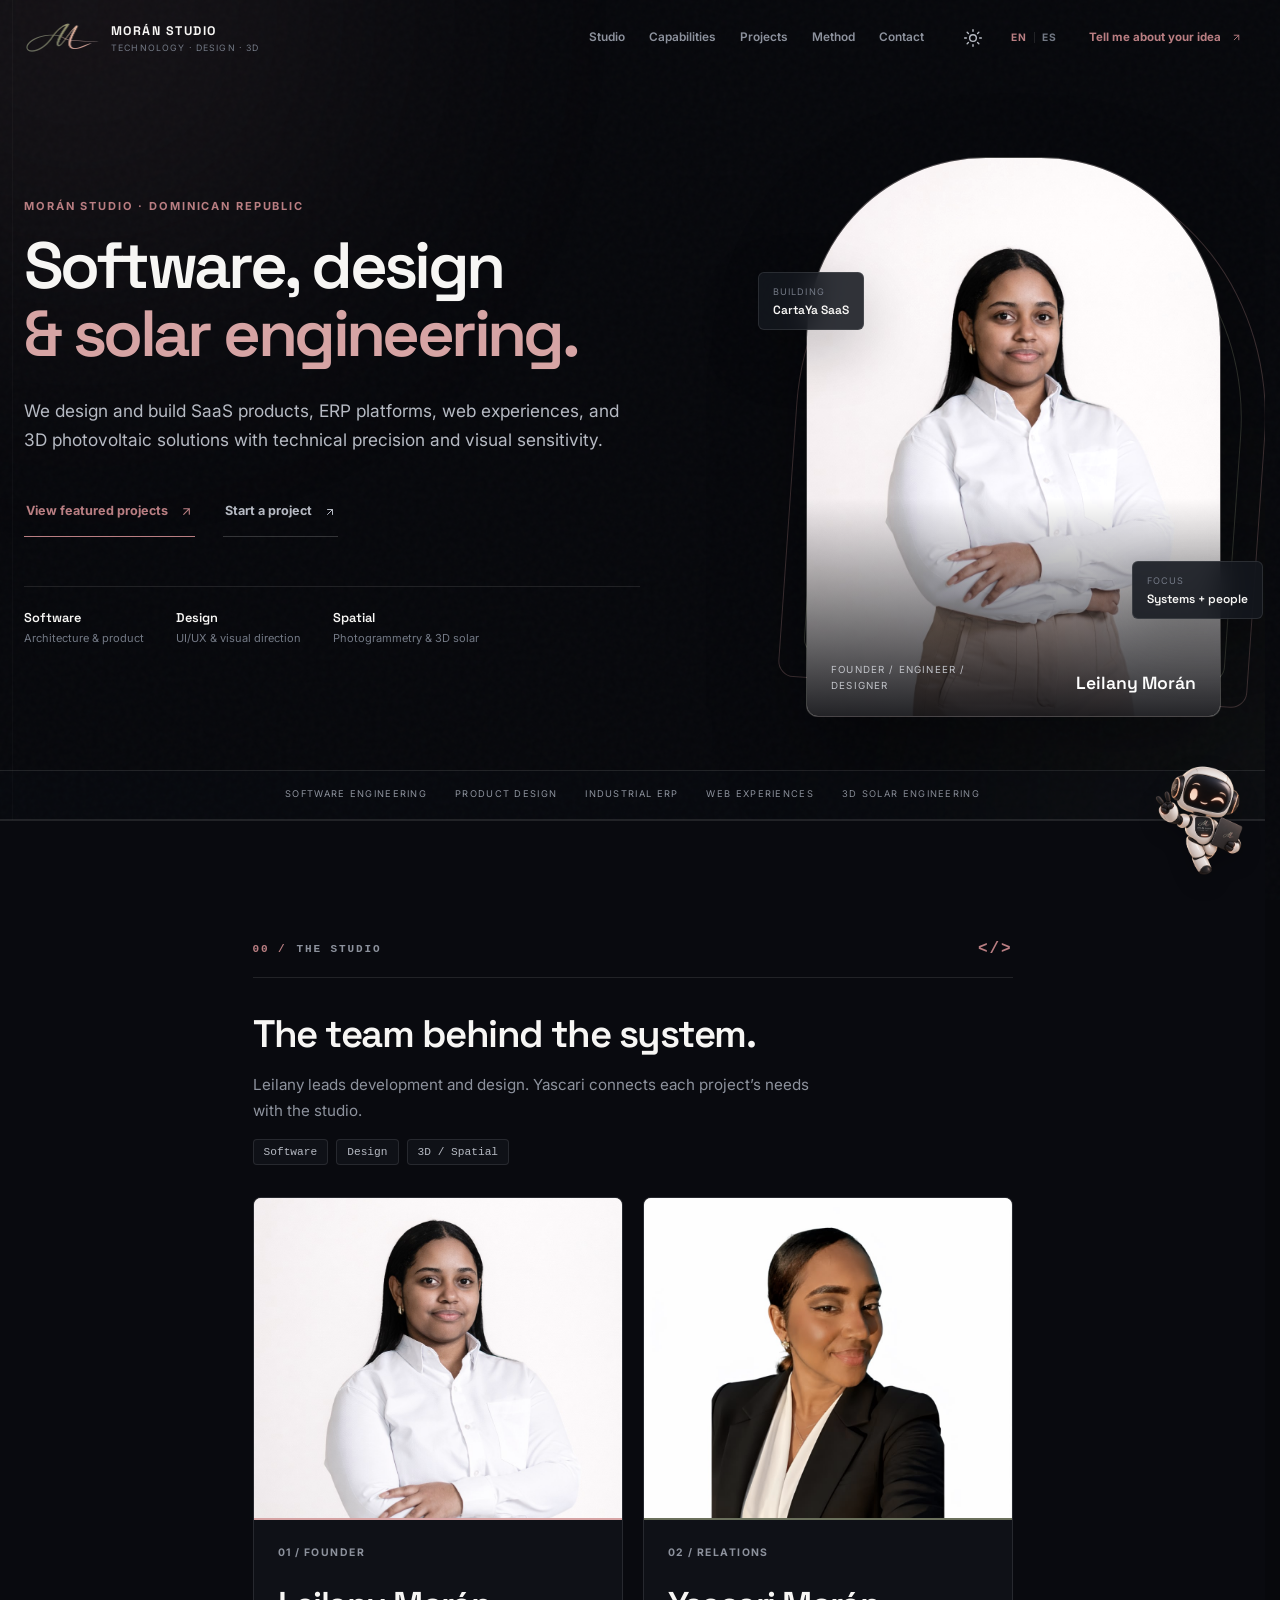
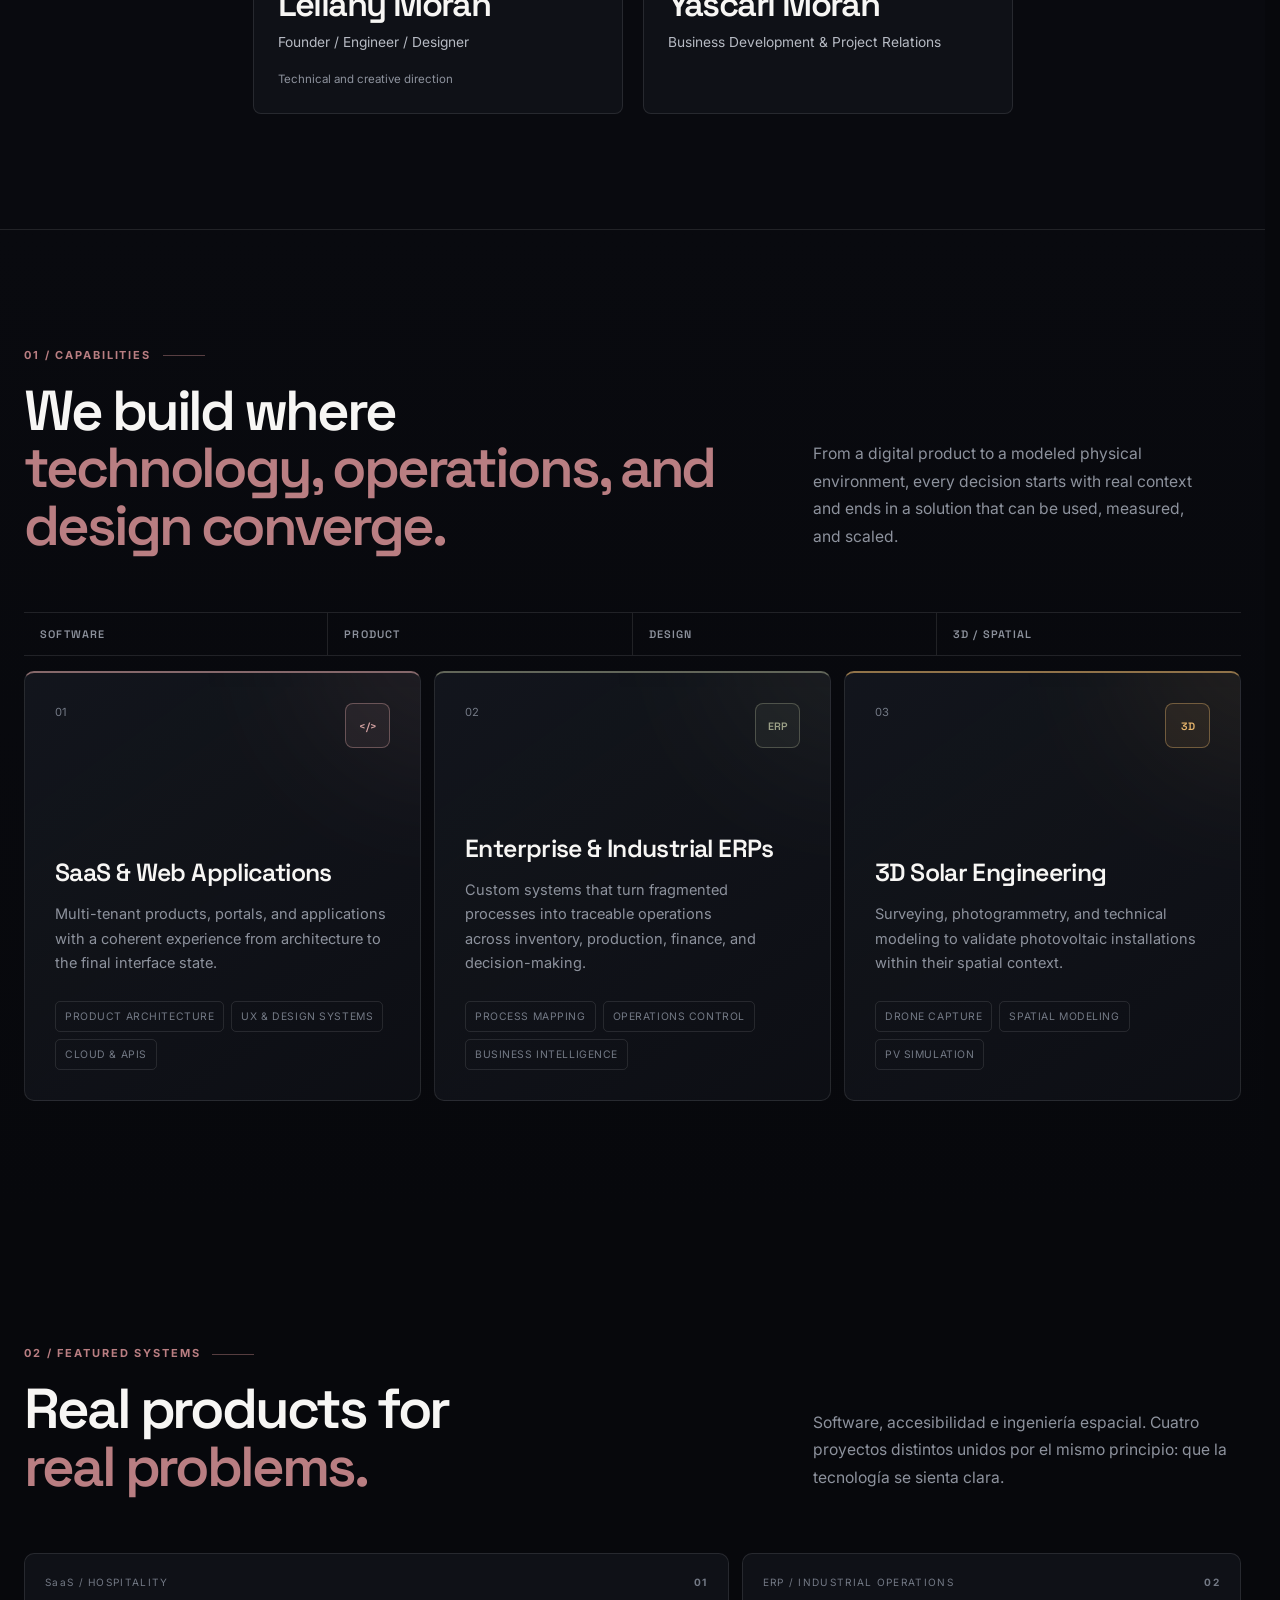
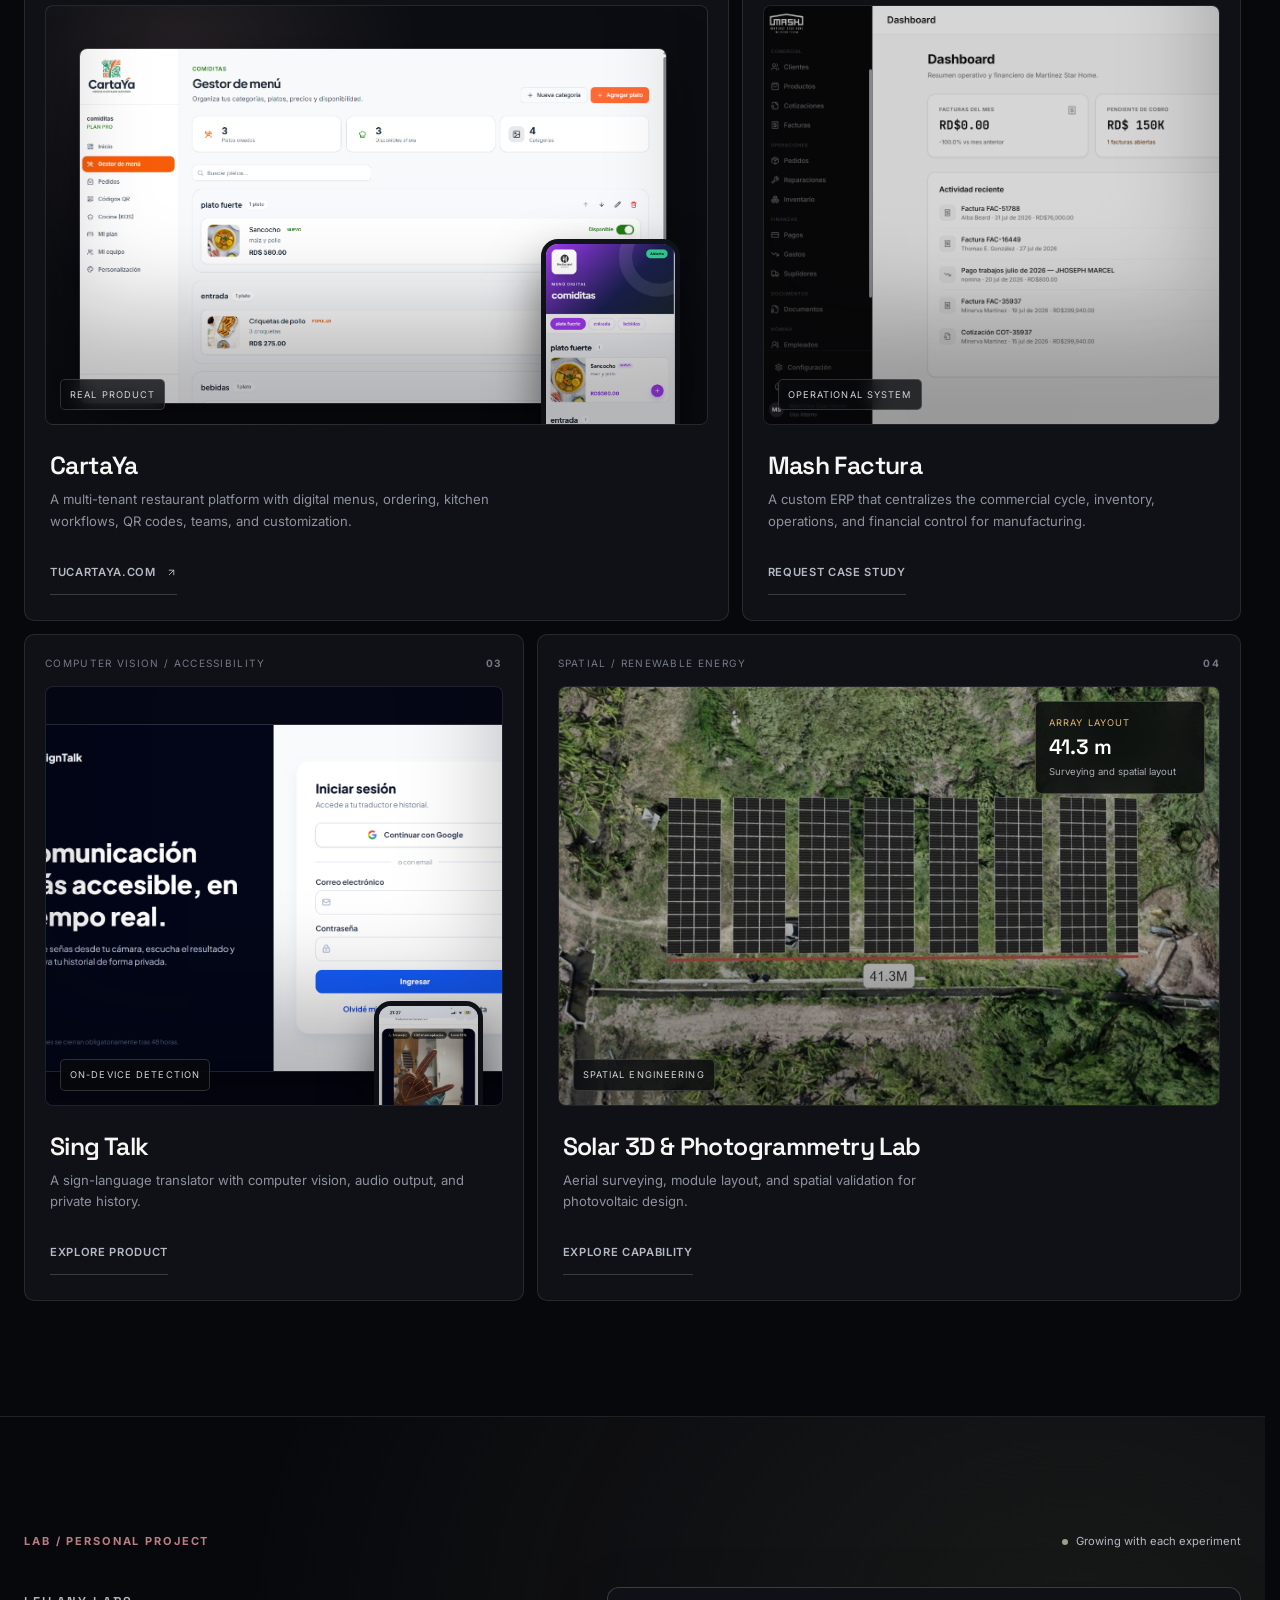
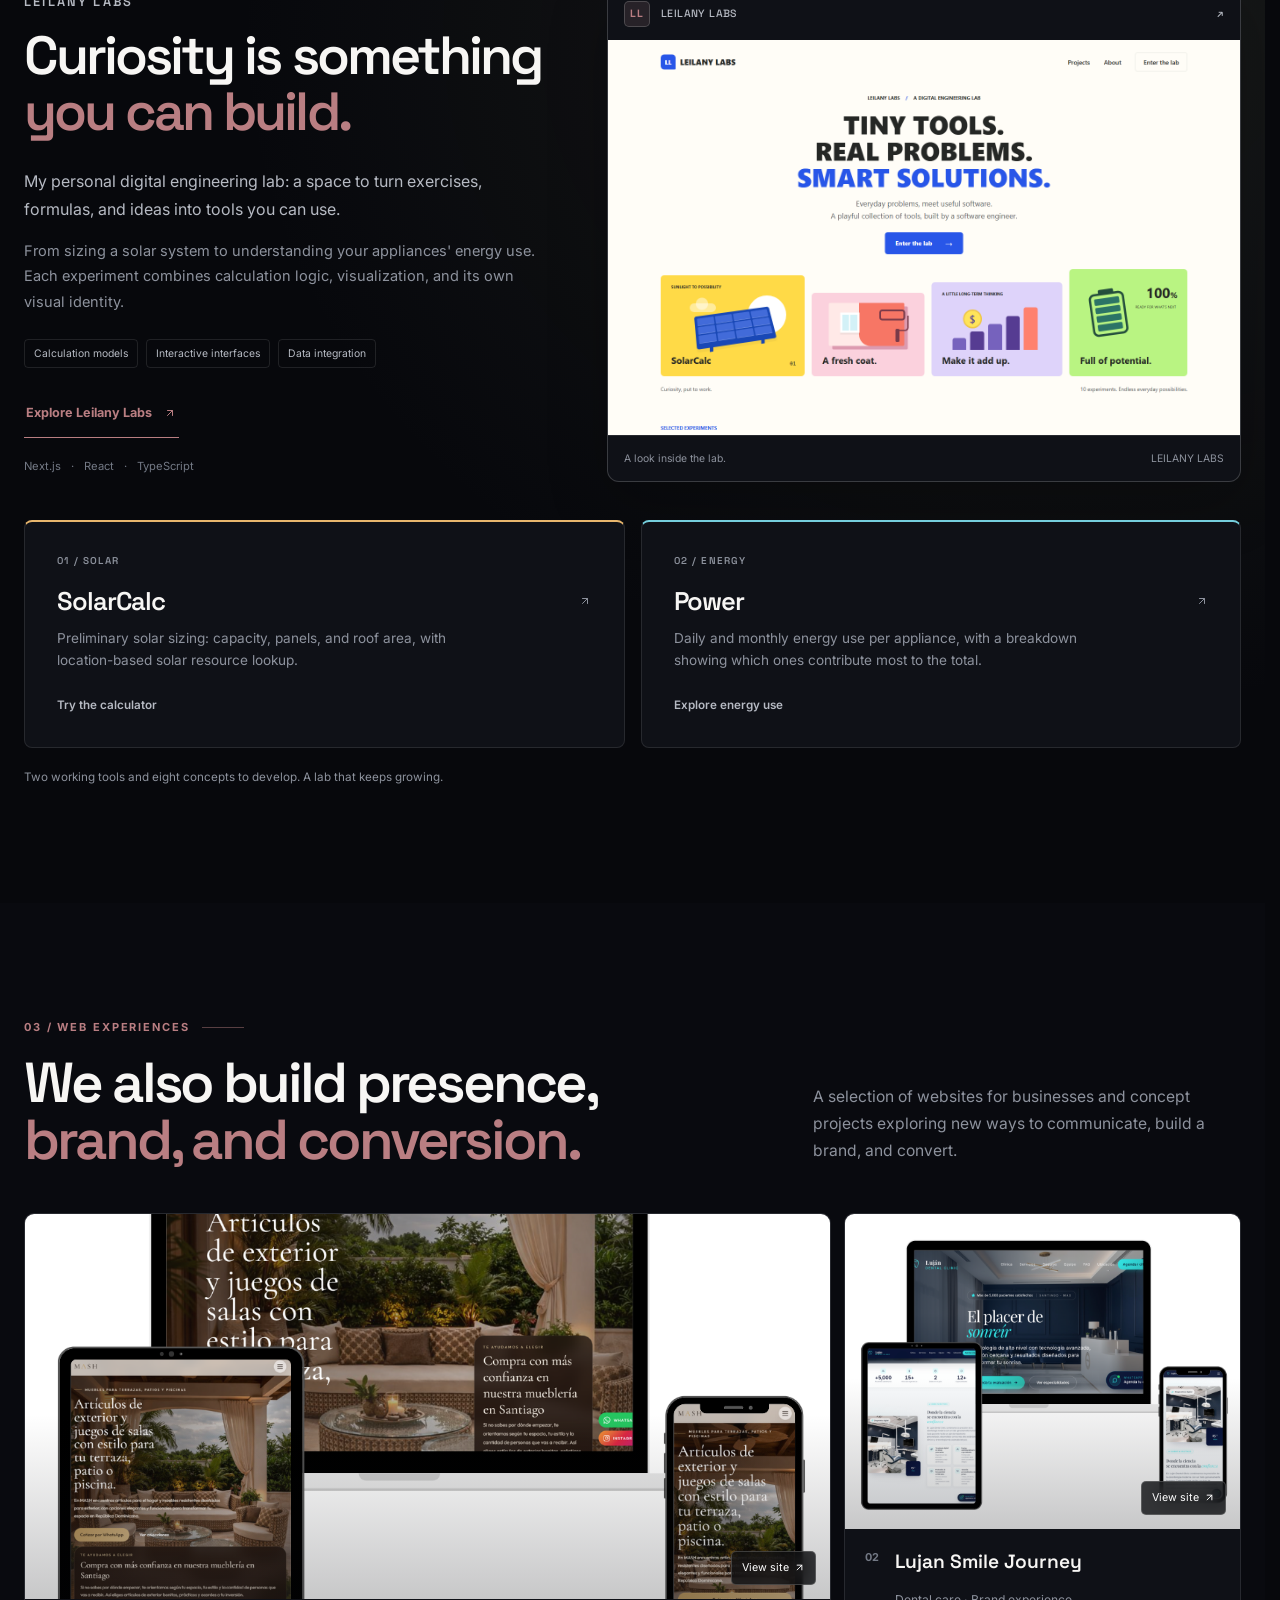
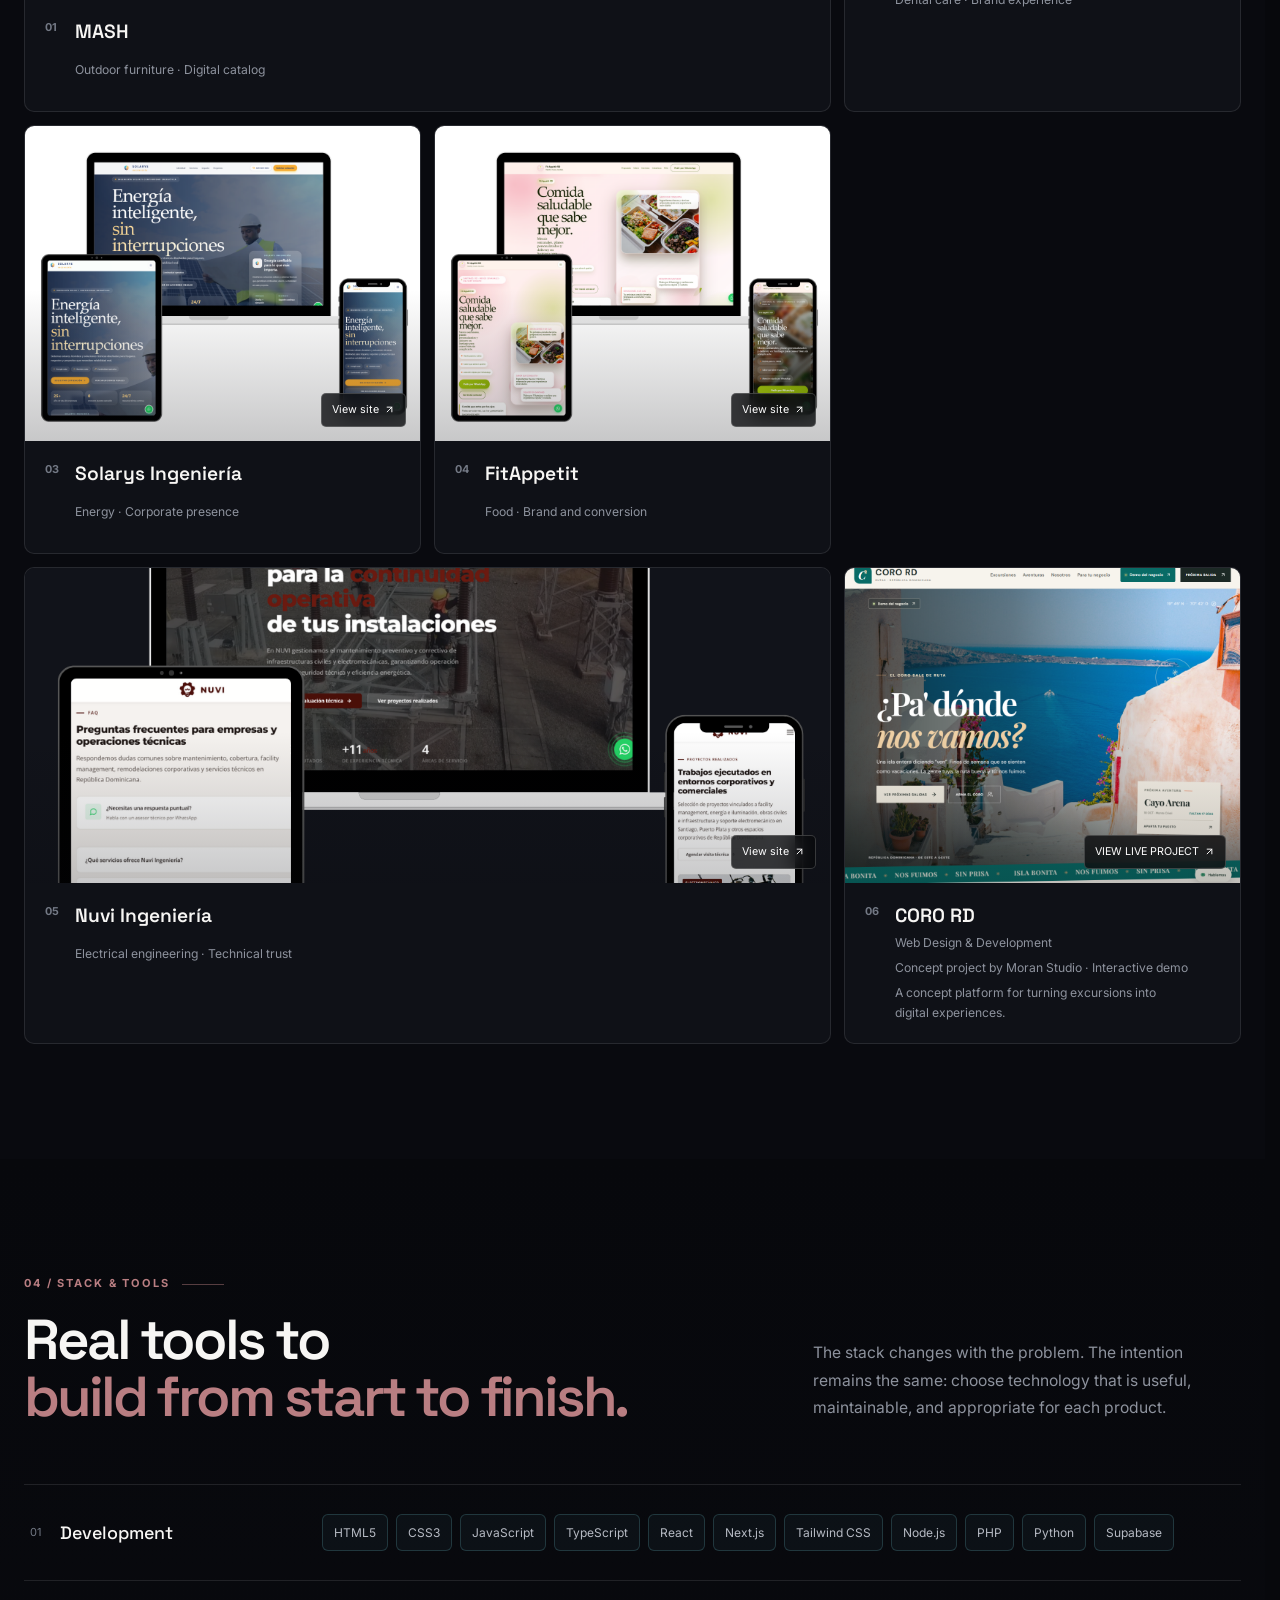
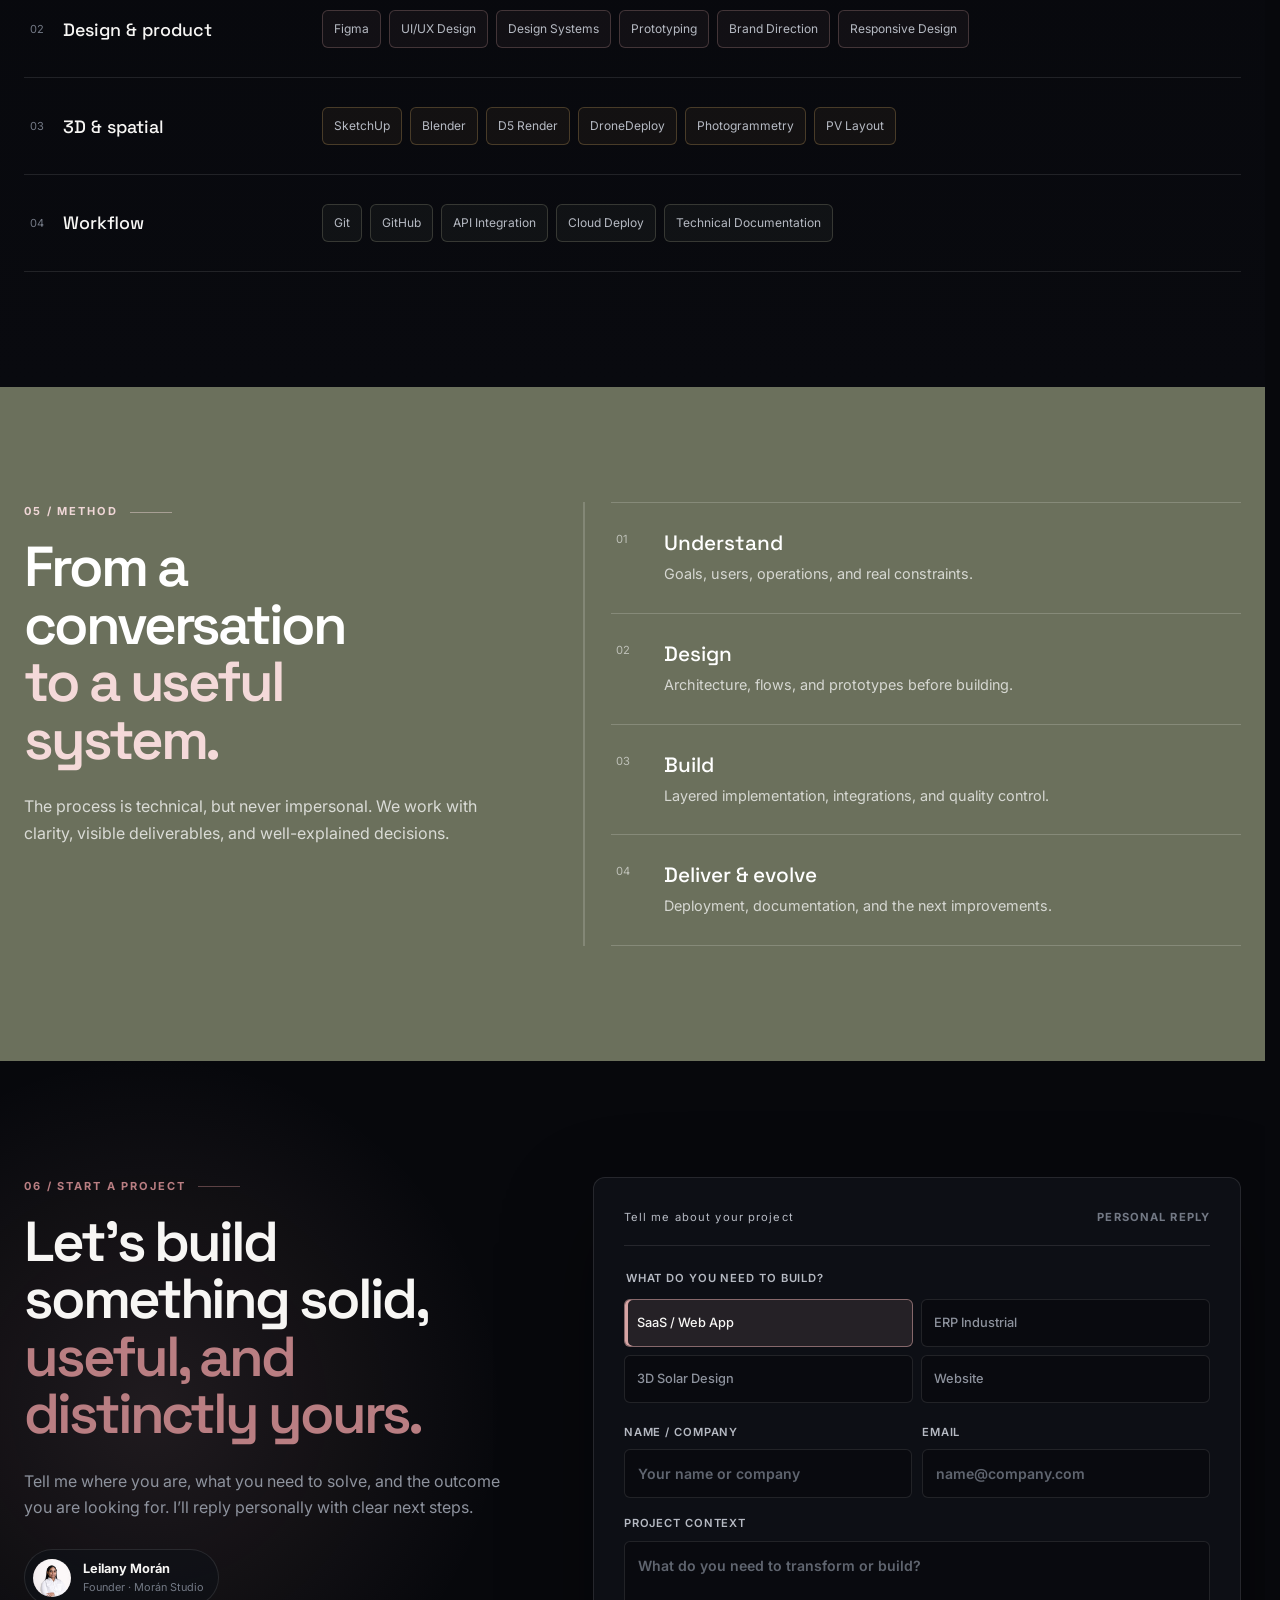
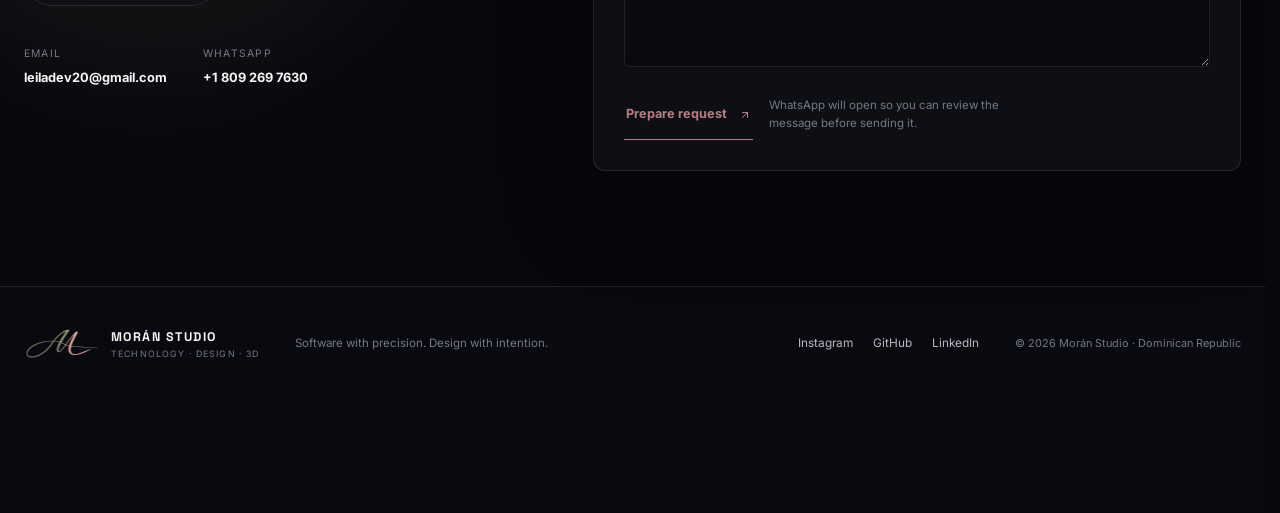
<file: index.html>
<!doctype html>
<html lang="en" data-theme="dark">
<head>
  <meta charset="UTF-8">
  <meta name="viewport" content="width=device-width, initial-scale=1.0, viewport-fit=cover">
  <title>Morán Studio — Software, Design & 3D Solar Engineering</title>
  <meta name="description" content="Technology and design studio led by Leilany Morán. SaaS products, industrial ERPs, web experiences, and 3D photovoltaic design.">
  <meta name="theme-color" content="#07080c">
  <meta property="og:title" content="Morán Studio — Technology designed with intention">
  <meta property="og:description" content="Scalable software, digital design, and 3D spatial systems.">
  <meta property="og:type" content="website">
  <meta property="og:image" content="./assets/images/moranstudio-og.png">
  <meta property="og:image:alt" content="Morán Studio — Software, Design and 3D">
  <meta name="twitter:card" content="summary_large_image">
  <meta name="twitter:title" content="Morán Studio — Technology designed with intention">
  <meta name="twitter:description" content="Scalable software, digital design, and 3D spatial systems.">
  <meta name="twitter:image" content="./assets/images/moranstudio-og.png">
  <script>
    (() => {
      try {
        const saved = localStorage.getItem("ms-theme");
        const theme = saved === "light" || saved === "dark" ? saved : "dark";
        document.documentElement.dataset.theme = theme;
        document.documentElement.style.colorScheme = theme;
      } catch (_) {}
    })();
  </script>
  <link rel="preconnect" href="https://fonts.googleapis.com">
  <link rel="preconnect" href="https://fonts.gstatic.com" crossorigin>
  <link href="https://fonts.googleapis.com/css2?family=Inter:wght@400;500;600;700&family=Space+Grotesk:wght@500;600;700&display=swap" rel="stylesheet">
  <link rel="icon" type="image/png" href="./assets/images/logo.png">
  <link rel="stylesheet" href="./styles.css">
  <link rel="stylesheet" href="./chatbot.css">
  <script src="./script.js" defer></script>
  <script src="./chatbot-content.js" defer></script>
  <script src="./chatbot-provider.js" defer></script>
  <script src="./chatbot.js" defer></script>
</head>
<body>
  <a class="skip-link" href="#contenido">Saltar al contenido</a>
  <div class="page-noise" aria-hidden="true"></div>

  <header class="site-header" data-header>
    <div class="shell nav-wrap">
      <a class="brand" href="#inicio" aria-label="Morán Studio, inicio">
        <img src="./assets/images/logo.png" width="612" height="296" alt="">
        <span><strong>MORÁN STUDIO</strong><small>TECHNOLOGY · DESIGN · 3D</small></span>
      </a>
      <nav class="main-nav" id="main-nav" aria-label="Navegación principal" data-nav>
        <a href="#estudio">Estudio</a>
        <a href="#capacidades">Capacidades</a>
        <a href="#proyectos">Proyectos</a>
        <a href="#metodologia">Método</a>
        <a href="#contacto">Contacto</a>
      </nav>
      <div class="nav-controls">
        <button class="theme-toggle" type="button" aria-label="Cambiar a modo claro" aria-pressed="false" data-theme-toggle><svg class="theme-toggle__sun" aria-hidden="true" width="20" height="20" viewBox="0 0 24 24" fill="none" stroke="currentColor" stroke-width="1.7" stroke-linecap="round"><circle cx="12" cy="12" r="4"/><path d="M12 2v2m0 16v2M2 12h2m16 0h2M5 5l1.5 1.5m11 11L19 19M5 19l1.5-1.5m11-11L19 5"/></svg><svg class="theme-toggle__moon" aria-hidden="true" width="20" height="20" viewBox="0 0 24 24" fill="none" stroke="currentColor" stroke-width="1.7" stroke-linecap="round" stroke-linejoin="round"><path d="M20.5 14a8.5 8.5 0 0 1-10.5-10.5A8.5 8.5 0 1 0 20.5 14Z"/></svg></button>
        <button class="language-toggle" type="button" aria-label="Change language to Spanish" data-lang-toggle><span data-lang-en>EN</span><i aria-hidden="true"></i><span data-lang-es>ES</span></button>
        <a class="nav-cta" href="#contacto">Cuéntame tu idea</a>
        <button class="menu-toggle" type="button" aria-label="Abrir menú" aria-expanded="false" aria-controls="main-nav" data-menu-toggle><span></span><span></span></button>
      </div>
    </div>
  </header>

  <main id="contenido">
    <section class="hero" id="inicio" aria-labelledby="hero-title">
      <div class="hero-glow hero-glow--rose" aria-hidden="true"></div><div class="hero-glow hero-glow--olive" aria-hidden="true"></div>
      <div class="shell hero-grid">
        <div class="hero-copy" data-reveal>
          <p class="hero-kicker">MORÁN STUDIO · REPÚBLICA DOMINICANA</p>
          <h1 id="hero-title">Software, diseño<em>e ingeniería solar.</em></h1>
          <p class="hero-lead">Diseñamos e implementamos productos SaaS, plataformas ERP, experiencias web y soluciones 3D fotovoltaicas con precisión técnica y sensibilidad visual.</p>
          <div class="hero-actions"><a class="button button--rose" href="#proyectos">Ver proyectos destacados</a><a class="button button--ghost" href="#contacto">Iniciar proyecto</a></div>
          <div class="hero-proof" aria-label="Áreas de práctica"><span><strong>Software</strong>Arquitectura & producto</span><span><strong>Design</strong>UI/UX & dirección visual</span><span><strong>Spatial</strong>Fotogrametría & solar 3D</span></div>
        </div>
        <div class="hero-person" data-reveal data-delay="1">
          <div class="portrait-stage"><div class="portrait-orbit" aria-hidden="true"></div><figure class="portrait-card"><img src="./assets/images/profile-leilany-about.jpg" width="1024" height="1536" alt="Leilany Morán, fundadora y directora de Morán Studio" fetchpriority="high"><figcaption class="portrait-caption"><span>FOUNDER / ENGINEER / DESIGNER</span><strong>Leilany Morán</strong></figcaption></figure><div class="floating-note floating-note--one"><span>BUILDING</span><strong>CartaYa SaaS</strong></div><div class="floating-note floating-note--two"><span>FOCUS</span><strong>Systems + people</strong></div></div>
        </div>
      </div>
      <div class="hero-ticker" aria-hidden="true"><div><span>SOFTWARE ENGINEERING</span><span>PRODUCT DESIGN</span><span>INDUSTRIAL ERP</span><span>WEB EXPERIENCES</span><span>3D SOLAR ENGINEERING</span></div></div>
    </section>

    <section class="studio section" id="estudio" aria-labelledby="studio-title">
      <div class="shell">
        <header class="studio-heading" data-reveal>
          <div class="section-label"><span>00 /</span> THE STUDIO <span class="studio-code" aria-hidden="true">&lt;/&gt;</span></div>
          <h2 id="studio-title">El equipo detrás del sistema.</h2>
          <p class="studio-summary">Leilany lidera el desarrollo y el diseño. Yascari conecta las necesidades de cada proyecto con el estudio.</p>
          <div class="studio-disciplines" aria-label="Disciplinas"><span>Software</span><span>Design</span><span>3D / Spatial</span></div>
        </header>
        <div class="team" aria-label="Equipo de Morán Studio">
          <article class="team-member team-member--lead" data-reveal><div class="team-member__media"><img src="./assets/images/profile-leilany-about.jpg" width="1024" height="1536" alt="Leilany Morán" loading="lazy"></div><div class="team-member__body"><span class="team-member__index">01 / FOUNDER</span><h3>Leilany Morán</h3><p>Founder / Engineer / Designer</p><small>Dirección técnica y creativa</small></div></article>
          <article class="team-member team-member--relations" data-reveal data-delay="1"><div class="team-member__media"><img src="./yascari.png" width="1024" height="1536" alt="Yascari Morán" loading="lazy"></div><div class="team-member__body"><span class="team-member__index">02 / RELATIONS</span><h3>Yascari Morán</h3><p>Business Development & Project Relations</p></div></article>
        </div>
      </div>
    </section>

    <section class="services section" id="capacidades" aria-labelledby="capabilities-title">
      <div class="shell">
        <header class="section-head" data-reveal><div><span class="section-index">01 / CAPACIDADES</span><h2 id="capabilities-title">Construimos donde convergen<br><em>tecnología, operación y diseño.</em></h2></div><p>Desde un producto digital hasta un entorno físico modelado: cada decisión parte del contexto real y termina en una solución que se puede usar, medir y hacer crecer.</p></header>
        <div class="discipline-rail" aria-label="Disciplinas"><span>Software</span><span>Product</span><span>Design</span><span>3D / Spatial</span></div>
        <div class="service-grid">
          <article class="service-card service-card--rose" data-reveal><div class="service-card__top"><span class="service-number">01</span><div class="service-icon">&lt;/&gt;</div></div><h3>SaaS & Web Applications</h3><p>Productos multi-tenant, portales y aplicaciones con una experiencia coherente desde la arquitectura hasta el último estado de interfaz.</p><ul><li>Arquitectura de producto</li><li>UX & design systems</li><li>Cloud & APIs</li></ul></article>
          <article class="service-card service-card--olive" data-reveal data-delay="1"><div class="service-card__top"><span class="service-number">02</span><div class="service-icon">ERP</div></div><h3>Enterprise & Industrial ERPs</h3><p>Sistemas a medida para convertir procesos dispersos en una operación trazable: inventario, producción, finanzas y decisiones.</p><ul><li>Mapeo de procesos</li><li>Control operativo</li><li>Business intelligence</li></ul></article>
          <article class="service-card service-card--amber" data-reveal data-delay="2"><div class="service-card__top"><span class="service-number">03</span><div class="service-icon">3D</div></div><h3>3D Solar Engineering</h3><p>Levantamientos, fotogrametría y modelado técnico para validar instalaciones fotovoltaicas dentro de su contexto espacial.</p><ul><li>Captura con drone</li><li>Modelado espacial</li><li>Simulación fotovoltaica</li></ul></article>
        </div>
      </div>
    </section>

    <section class="featured section" id="proyectos" aria-labelledby="projects-title">
      <div class="shell">
        <header class="section-head" data-reveal><div><span class="section-index">02 / SISTEMAS DESTACADOS</span><h2 id="projects-title">Productos reales para<br><em>problemas reales.</em></h2></div><p>Software, accesibilidad e ingeniería espacial. Cuatro proyectos distintos unidos por el mismo principio: que la tecnología se sienta clara.</p></header>
        <p class="mobile-swipe">Desliza para explorar los proyectos</p>
        <div class="featured-grid">
          <article class="case case--feature" id="cartaya" data-reveal><div class="case-top"><span>SaaS / HOSPITALITY</span><b>01</b></div><div class="case-media case-media--cartaya"><img class="case-screen" src="./assets/projects/cartaya-dashboard.png" width="1321" height="797" alt="Panel de gestión de CartaYa"><img class="case-phone" src="./assets/projects/cartaya-customer-menu.png" width="372" height="821" alt="Menú cliente de CartaYa"><span class="case-status">PRODUCTO REAL</span></div><div class="case-copy"><div><h3>CartaYa</h3><p>Plataforma multi-tenant para restaurantes con menú digital, pedidos, cocina, códigos QR, equipos y personalización.</p></div><a href="https://tucartaya.com" target="_blank" rel="noreferrer">tucartaya.com <span class="external-arrow" aria-hidden="true"></span></a></div></article>
          <article class="case" id="mash-factura" data-reveal data-delay="1"><div class="case-top"><span>ERP / INDUSTRIAL OPERATIONS</span><b>02</b></div><div class="case-media case-media--erp"><img src="./assets/projects/mash-factura-dashboard.png" width="1911" height="906" alt="Dashboard del ERP Mash Factura" loading="lazy"><span class="case-status">SISTEMA OPERATIVO</span></div><div class="case-copy"><div><h3>Mash Factura</h3><p>ERP para centralizar el ciclo comercial, inventario, operación y control financiero de manufactura.</p></div><a href="#contacto">Solicitar caso</a></div></article>
          <article class="case" id="sing-talk" data-reveal><div class="case-top"><span>COMPUTER VISION / ACCESSIBILITY</span><b>03</b></div><div class="case-media case-media--sing"><img class="case-screen" src="./assets/projects/singtalk-login.png" width="1324" height="814" alt="Inicio de sesión de Sing Talk" loading="lazy"><img class="case-phone" src="./assets/projects/singtalk-live-translation.jpg" width="591" height="1280" alt="Sing Talk traduciendo una seña en tiempo real" loading="lazy"><span class="case-status">DETECCIÓN LOCAL</span></div><div class="case-copy"><div><h3>Sing Talk</h3><p>Traductor de lengua de señas con visión por computadora, audio e historial privado.</p></div><a href="#contacto">Explorar producto</a></div></article>
          <article class="case case--feature" id="solar-3d" data-reveal data-delay="1"><div class="case-top"><span>SPATIAL / RENEWABLE ENERGY</span><b>04</b></div><div class="case-media case-media--solar"><img src="./assets/projects/solar-aerial-layout.jpg" width="1280" height="673" alt="Diseño fotovoltaico sobre captura aérea" loading="lazy"><div class="solar-hud"><span>ARRAY LAYOUT</span><strong>41.3 m</strong><small>Levantamiento y disposición espacial</small></div><span class="case-status case-status--amber">INGENIERÍA ESPACIAL</span></div><div class="case-copy"><div><h3>Solar 3D & Photogrammetry Lab</h3><p>Levantamiento aéreo, disposición de módulos y validación espacial para diseño fotovoltaico.</p></div><a href="#contacto">Explorar capacidad</a></div></article>
        </div>
      </div>
    </section>

    <section class="labs section" id="leilany-labs" aria-labelledby="labs-title">
      <div class="shell">
        <div class="labs-heading" data-reveal><span class="section-label">LAB / PROYECTO PERSONAL</span><span class="labs-status">En evolución</span></div>
        <div class="labs-feature">
          <div class="labs-copy" data-reveal>
            <p class="labs-kicker">LEILANY LABS</p>
            <h2 id="labs-title">La curiosidad también<br><em>se construye.</em></h2>
            <p class="labs-intro">Mi laboratorio personal de ingeniería digital: un espacio para convertir ejercicios, fórmulas e ideas en herramientas que puedes usar.</p>
            <p>Desde estimar un sistema solar hasta entender el consumo de tus equipos. Cada experimento combina lógica de cálculo, visualización y una identidad propia.</p>
            <div class="labs-skills"><span>Modelos de cálculo</span><span>Interfaces interactivas</span><span>Integración de datos</span></div>
            <a class="button button--rose" href="https://leilanylabs.vercel.app/" target="_blank" rel="noreferrer">Explorar Leilany Labs</a>
            <div class="labs-stack">Next.js <span>·</span> React <span>·</span> TypeScript</div>
          </div>
          <figure class="labs-preview" data-reveal data-delay="1">
            <div class="labs-preview-bar"><span class="labs-monogram" aria-hidden="true">LL</span><span>LEILANY LABS</span><span aria-hidden="true">↗</span></div>
            <a class="labs-preview-image" href="https://leilanylabs.vercel.app/" target="_blank" rel="noreferrer"><img src="./assets/projects/leilany-labs-home.png" width="1440" height="900" alt="Inicio de Leilany Labs con su colección de herramientas y experimentos" loading="lazy"></a>
            <figcaption><span>Un vistazo al laboratorio.</span><span>LEILANY LABS</span></figcaption>
          </figure>
        </div>
        <div class="labs-experiments" data-reveal>
          <a class="labs-experiment labs-experiment--solar" href="https://leilanylabs.vercel.app/lab/solarcalc" target="_blank" rel="noreferrer">
            <span class="labs-experiment-index">01 / SOLAR</span><h3>SolarCalc <span class="external-arrow" aria-hidden="true"></span></h3>
            <p>Estimación solar preliminar: potencia, paneles y espacio en techo, con consulta de recurso solar por ubicación.</p><span class="labs-experiment-action">Probar calculadora</span>
          </a>
          <a class="labs-experiment labs-experiment--power" href="https://leilanylabs.vercel.app/lab/electricity-consumption" target="_blank" rel="noreferrer">
            <span class="labs-experiment-index">02 / ENERGÍA</span><h3>Power <span class="external-arrow" aria-hidden="true"></span></h3>
            <p>Consumo diario y mensual por equipo, con un desglose para identificar cuáles aportan más al total.</p><span class="labs-experiment-action">Explorar consumo</span>
          </a>
        </div>
        <p class="labs-note">Dos herramientas disponibles y ocho conceptos por desarrollar. Un laboratorio que sigue creciendo.</p>
      </div>
    </section>

    <section class="web-work section" id="webs" aria-labelledby="web-title"><div class="shell"><header class="section-head section-head--compact" data-reveal><div><span class="section-index">03 / EXPERIENCIAS WEB</span><h2 id="web-title">También construimos presencia,<br><em>marca y conversión.</em></h2></div><p>Una selección de páginas para negocios y proyectos conceptuales que exploran nuevas formas de comunicar, construir marca y convertir.</p></header><p class="mobile-swipe">Desliza para ver más trabajos</p><div class="web-grid">
      <article class="web-card web-card--large" data-reveal><a href="https://mashoficial.com" target="_blank" rel="noreferrer"><div class="web-image"><img src="./assets/images/project-mash-home.png" width="1080" height="900" alt="Sitio web MASH" loading="lazy"><span>Ver sitio <i class="external-arrow" aria-hidden="true"></i></span></div><div class="web-info"><b>01</b><h3>MASH</h3><p>Mobiliario exterior · Catálogo digital</p></div></a></article>
      <article class="web-card" data-reveal data-delay="1"><a href="https://leilameca.github.io/lujan-smile-journey/" target="_blank" rel="noreferrer"><div class="web-image"><img src="./assets/images/project-lujan-preview.png" width="1080" height="900" alt="Sitio web Lujan Smile Journey" loading="lazy"><span>Ver sitio <i class="external-arrow" aria-hidden="true"></i></span></div><div class="web-info"><b>02</b><h3>Lujan Smile Journey</h3><p>Salud dental · Experiencia de marca</p></div></a></article>
      <article class="web-card" data-reveal><a href="https://solarysrd.com" target="_blank" rel="noreferrer"><div class="web-image"><img src="./assets/images/project-solarys-preview.png" width="1080" height="900" alt="Sitio web Solarys Ingeniería" loading="lazy"><span>Ver sitio <i class="external-arrow" aria-hidden="true"></i></span></div><div class="web-info"><b>03</b><h3>Solarys Ingeniería</h3><p>Energía · Presencia corporativa</p></div></a></article>
      <article class="web-card" data-reveal data-delay="1"><a href="https://leilameca.github.io/fitappetitrd/" target="_blank" rel="noreferrer"><div class="web-image"><img src="./assets/images/project-fitappetit-preview.png" width="1080" height="900" alt="Sitio web FitAppetit" loading="lazy"><span>Ver sitio <i class="external-arrow" aria-hidden="true"></i></span></div><div class="web-info"><b>04</b><h3>FitAppetit</h3><p>Alimentos · Marca y conversión</p></div></a></article>
      <article class="web-card web-card--wide" data-reveal><a href="https://nuvingenieria.com/" target="_blank" rel="noreferrer"><div class="web-image"><img src="./assets/images/project-nuvi-preview.png" width="1080" height="900" alt="Sitio web Nuvi Ingeniería" loading="lazy"><span>Ver sitio <i class="external-arrow" aria-hidden="true"></i></span></div><div class="web-info"><b>05</b><h3>Nuvi Ingeniería</h3><p>Ingeniería eléctrica · Confianza técnica</p></div></a></article>
      <article class="web-card" id="coro-rd" data-reveal data-delay="1">
        <a href="https://corord.vercel.app/" target="_blank" rel="noreferrer">
          <div class="web-image"><img src="./assets/images/project-coro-rd-preview.png" width="1080" height="900" alt="Inicio de CORO RD: ¿Pa' dónde nos vamos?, con fotografía de destinos dominicanos" loading="lazy"><span>VER PROYECTO EN VIVO <i class="external-arrow" aria-hidden="true"></i></span></div>
          <div class="web-info"><b>06</b><h3>CORO RD</h3><p>Diseño &amp; Desarrollo Web</p><p>Proyecto conceptual de Moran Studio · Demo interactiva</p><p>Una plataforma conceptual para convertir excursiones en experiencias digitales.</p></div>
        </a>
      </article>
    </div></div></section>

    <section class="tools section" id="herramientas" aria-labelledby="tools-title"><div class="shell"><header class="section-head" data-reveal><div><span class="section-index">04 / STACK & HERRAMIENTAS</span><h2 id="tools-title">Herramientas reales para<br><em>construir de principio a fin.</em></h2></div><p>El stack cambia según el problema. La intención se mantiene: elegir tecnología útil, mantenible y apropiada para cada producto.</p></header><div class="tool-groups">
      <article class="tool-group" data-reveal><div class="tool-group-title"><span>01</span><h3>Desarrollo</h3></div><div class="tool-list"><span>HTML5</span><span>CSS3</span><span>JavaScript</span><span>TypeScript</span><span>React</span><span>Next.js</span><span>Tailwind CSS</span><span>Node.js</span><span>PHP</span><span>Python</span><span>Supabase</span></div></article>
      <article class="tool-group" data-reveal><div class="tool-group-title"><span>02</span><h3>Diseño & producto</h3></div><div class="tool-list tool-list--rose"><span>Figma</span><span>UI/UX Design</span><span>Design Systems</span><span>Prototyping</span><span>Brand Direction</span><span>Responsive Design</span></div></article>
      <article class="tool-group" data-reveal><div class="tool-group-title"><span>03</span><h3>3D & espacial</h3></div><div class="tool-list tool-list--amber"><span>SketchUp</span><span>Blender</span><span>D5 Render</span><span>DroneDeploy</span><span>Photogrammetry</span><span>PV Layout</span></div></article>
      <article class="tool-group" data-reveal><div class="tool-group-title"><span>04</span><h3>Workflow</h3></div><div class="tool-list tool-list--olive"><span>Git</span><span>GitHub</span><span>API Integration</span><span>Cloud Deploy</span><span>Technical Documentation</span></div></article>
    </div></div></section>

    <section class="method section" id="metodologia" aria-labelledby="method-title"><div class="shell method-grid"><header data-reveal><span class="section-index">05 / MÉTODO</span><h2 id="method-title">De una conversación<br><em>a un sistema útil.</em></h2><p>El proceso es técnico, pero nunca impersonal. Trabajamos con claridad, entregables visibles y decisiones explicadas.</p></header><div class="method-steps" data-method-steps data-reveal data-delay="1"><span class="method-progress" aria-hidden="true"><i data-method-progress></i></span><article><span>01</span><div><h3>Entender</h3><p>Objetivos, usuarios, operación y restricciones reales.</p></div></article><article><span>02</span><div><h3>Diseñar</h3><p>Arquitectura, flujos y prototipos antes de construir.</p></div></article><article><span>03</span><div><h3>Desarrollar</h3><p>Implementación por capas, integraciones y control de calidad.</p></div></article><article><span>04</span><div><h3>Entregar & evolucionar</h3><p>Despliegue, documentación y siguientes mejoras.</p></div></article></div></div></section>

    <section class="contact section" id="contacto" aria-labelledby="contact-title"><div class="shell contact-grid"><div class="contact-copy" data-reveal><span class="section-index">06 / INICIAR PROYECTO</span><h2 id="contact-title">Hagamos algo sólido,<br><em>útil y muy tuyo.</em></h2><p>Cuéntame dónde estás, qué necesitas resolver y qué resultado buscas. Te responderé personalmente con próximos pasos claros.</p><div class="contact-person"><img src="./assets/images/profile-leilany-about.jpg" width="1024" height="1536" alt="Leilany Morán" loading="lazy"><div><strong>Leilany Morán</strong><span>Fundadora · Morán Studio</span></div></div><div class="contact-links"><a href="mailto:leiladev20@gmail.com"><span>Email</span><b>leiladev20@gmail.com</b></a><a href="https://wa.me/18092697630" target="_blank" rel="noreferrer"><span>WhatsApp</span><b>+1 809 269 7630</b></a></div></div><form class="quote-form" data-quote-form data-reveal data-delay="1"><div class="form-head"><span>Cuéntame tu proyecto</span><b>RESPUESTA PERSONAL</b></div><fieldset><legend>¿Qué necesitas construir?</legend><div class="service-options"><label><input type="radio" name="service" value="SaaS / Aplicación web" checked><span>SaaS / Web App</span></label><label><input type="radio" name="service" value="ERP industrial"><span>ERP Industrial</span></label><label><input type="radio" name="service" value="Diseño 3D Solar"><span>Diseño 3D Solar</span></label><label><input type="radio" name="service" value="Página web"><span>Página web</span></label></div></fieldset><div class="field-row"><label>Nombre / Empresa<input name="name" type="text" placeholder="Tu nombre o empresa" autocomplete="name" required></label><label>Email<input name="email" type="email" placeholder="nombre@empresa.com" autocomplete="email" required></label></div><label>Contexto del proyecto<textarea name="message" rows="4" placeholder="¿Qué necesitas transformar o construir?" required></textarea></label><div class="form-submit"><button class="button button--rose" type="submit">Preparar solicitud</button><small>Se abrirá WhatsApp para que revises el mensaje antes de enviarlo.</small></div></form></div></section>
  </main>

  <footer class="site-footer"><div class="shell"><a class="brand" href="#inicio"><img src="./assets/images/logo.png" width="612" height="296" alt=""><span><strong>MORÁN STUDIO</strong><small>TECHNOLOGY · DESIGN · 3D</small></span></a><p>Software con precisión. Diseño con intención.</p><nav aria-label="Redes sociales"><a href="https://instagram.com/moranstudiord" target="_blank" rel="noreferrer">Instagram</a><a href="https://github.com/leilameca" target="_blank" rel="noreferrer">GitHub</a><a href="https://www.linkedin.com/in/leilany-moran-0b139b264/" target="_blank" rel="noreferrer">LinkedIn</a></nav><small>© 2026 Morán Studio · República Dominicana</small></div></footer>

  <aside class="chatbot" data-chatbot aria-label="Asistente de Morán Studio">
    <section class="chatbot__panel" id="studio-assistant-panel" data-chatbot-panel role="dialog" aria-modal="false" aria-hidden="true" aria-labelledby="studio-assistant-title">
      <header class="chatbot__header">
        <div class="chatbot__header-copy"><span class="chatbot__eyebrow" data-chatbot-eyebrow>STUDIO ASSISTANT</span><h2 class="chatbot__title" id="studio-assistant-title" data-chatbot-title>¿Qué quieres explorar?</h2><p class="chatbot__subtitle" data-chatbot-subtitle>Orientación breve sobre servicios, proyectos y próximos pasos.</p></div>
        <button class="chatbot__close" type="button" aria-label="Cerrar Studio Assistant" data-chatbot-close>×</button>
      </header>
      <div class="chatbot__messages" role="log" aria-live="polite" aria-relevant="additions text" data-chatbot-messages></div>
      <form class="chatbot__composer" data-chatbot-form>
        <div class="chatbot__input-row"><input class="chatbot__input" type="text" autocomplete="off" maxlength="500" aria-label="Escribe un mensaje" placeholder="Escribe aquí…" data-chatbot-input><button class="chatbot__send" type="submit" aria-label="Enviar mensaje" data-chatbot-send><svg aria-hidden="true" viewBox="0 0 24 24" fill="none" stroke="currentColor" stroke-width="2" stroke-linecap="round" stroke-linejoin="round"><path d="m7 11 5-5 5 5M12 6v12"/></svg></button></div>
        <p class="chatbot__hint" data-chatbot-hint>Sin respuestas automáticas externas. Tú decides cuándo contactar al estudio.</p>
      </form>
    </section>
    <button class="chatbot__toggle" type="button" aria-label="Abrir Studio Assistant" aria-expanded="false" aria-controls="studio-assistant-panel" data-chatbot-toggle><span class="chatbot__toggle-mark" aria-hidden="true"><img src="./bot.png" width="120" height="120" alt="" draggable="false"></span><span class="chatbot__toggle-copy" aria-hidden="true"><span class="chatbot__toggle-eyebrow" data-chatbot-launcher-eyebrow>MORÁN STUDIO</span><span class="chatbot__toggle-label" data-chatbot-launcher-label>Studio Assistant</span></span></button>
  </aside>
</body>
</html>
</file>
<file: styles.css>
:root {
  color-scheme: dark;
  --font-display: "Space Grotesk", sans-serif;
  --font-body: "Inter", sans-serif;
  --rose: #d6a4a4;
  --rose-strong: #b97e82;
  --olive: #6b705c;
  --olive-light: #9ba087;
  --amber: #e8b66d;
  --cyan: #75cfdd;
  --canvas: #07080c;
  --canvas-alt: #090a0f;
  --surface: #0f1117;
  --surface-raised: #14171e;
  --surface-soft: #11131a;
  --text: #f7f6f4;
  --text-secondary: #b6bac3;
  --text-muted: #8d929d;
  --text-faint: #737985;
  --border: rgba(255, 255, 255, 0.1);
  --border-strong: rgba(255, 255, 255, 0.18);
  --accent-soft: rgba(214, 164, 164, 0.12);
  --olive-soft: rgba(107, 112, 92, 0.17);
  --header-bg: rgba(7, 8, 12, 0.84);
  --input-bg: #090a0f;
  --button-text: #1a1113;
  --light-panel: #f5f1ed;
  --light-panel-text: #191817;
  --light-panel-muted: #625d58;
  --shadow-soft: 0 20px 60px rgba(0, 0, 0, 0.22);
  --shadow-raised: 0 34px 90px rgba(0, 0, 0, 0.34);
  --focus: #f1c7c7;
  --shell-max: 1288px;
  --page-gutter: 24px;
  --icon-arrow-up-right: url("data:image/svg+xml,%3Csvg xmlns='http://www.w3.org/2000/svg' viewBox='0 0 24 24'%3E%3Cpath fill='none' stroke='black' stroke-linecap='round' stroke-linejoin='round' stroke-width='2' d='M7 17 17 7M7 7h10v10'/%3E%3C/svg%3E");
  --header-height: 76px;
  --radius-sm: 6px;
  --radius-md: 10px;
  --radius-lg: 16px;
  --ease-out: cubic-bezier(0.22, 1, 0.36, 1);
  --duration-fast: 160ms;
  --duration-ui: 240ms;
  --duration-reveal: 560ms;
}

html[data-theme="light"] {
  color-scheme: light;
  --canvas: #f3efe9;
  --canvas-alt: #ebe6df;
  --surface: #faf8f4;
  --surface-raised: #fffdf9;
  --surface-soft: #eee9e2;
  --text: #1c1b1d;
  --text-secondary: #4f4d50;
  --text-muted: #666268;
  --text-faint: #767178;
  --border: rgba(33, 29, 31, 0.13);
  --border-strong: rgba(33, 29, 31, 0.23);
  --accent-soft: rgba(185, 126, 130, 0.13);
  --olive-soft: rgba(107, 112, 92, 0.12);
  --header-bg: rgba(243, 239, 233, 0.88);
  --input-bg: #fffdf9;
  --button-text: #24191b;
  --light-panel: #eae3db;
  --light-panel-text: #191817;
  --light-panel-muted: #5e5955;
  --shadow-soft: 0 20px 60px rgba(58, 45, 39, 0.1);
  --shadow-raised: 0 34px 90px rgba(58, 45, 39, 0.14);
  --focus: #8e555c;
}

* { box-sizing: border-box; }
::selection { background: var(--rose); color: var(--button-text); }
h1, h2, h3 { text-wrap: balance; }
p { text-wrap: pretty; }
html {
  scroll-behavior: smooth;
  scroll-padding-top: 84px;
  overflow-x: hidden;
  overscroll-behavior-x: none;
  touch-action: pan-y pinch-zoom;
  scrollbar-gutter: stable;
}
body {
  margin: 0;
  background: var(--canvas);
  color: var(--text);
  font-family: var(--font-body);
  font-size: 16px;
  line-height: 1.65;
  overflow-x: hidden;
  overscroll-behavior-x: none;
  transition: background-color var(--duration-ui) ease, color var(--duration-ui) ease;
}
/* Clip lateral overflow without creating another horizontal scroll container. */
@supports (overflow: clip) {
  html, body { overflow-x: clip; }
}
body.is-menu-open { overflow: hidden; }
a { color: inherit; text-decoration: none; }
button, input, textarea { font: inherit; }
button { color: inherit; }
img, svg { display: block; max-width: 100%; }
figure, blockquote { margin: 0; }
.shell {
  width: 100%;
  max-width: var(--shell-max);
  margin-inline: auto;
  padding-inline: max(var(--page-gutter), env(safe-area-inset-left), env(safe-area-inset-right));
}
.shell > *, main, main section { min-width: 0; }
.service-grid > *, .featured-grid > *, .web-grid > *,
.tool-groups > *, .field-row > * { min-width: 0; }
.quote-form fieldset { min-inline-size: 0; }
.case-copy, .web-info, .tool-list, .quote-form { overflow-wrap: anywhere; }

:where(a, button, input, textarea):focus-visible {
  outline: 2px solid var(--focus);
  outline-offset: 3px;
}

.skip-link {
  position: fixed;
  z-index: 1000;
  top: 10px;
  left: 10px;
  padding: 10px 15px;
  border-radius: var(--radius-sm);
  background: var(--text);
  color: var(--canvas);
  transform: translateY(-160%);
}
.skip-link:focus { transform: none; }
.page-noise {
  position: fixed;
  z-index: -1;
  inset: 0;
  pointer-events: none;
  opacity: 0.024;
  background-image: url("data:image/svg+xml,%3Csvg viewBox='0 0 180 180' xmlns='http://www.w3.org/2000/svg'%3E%3Cfilter id='n'%3E%3CfeTurbulence type='fractalNoise' baseFrequency='.9' numOctaves='3' stitchTiles='stitch'/%3E%3C/filter%3E%3Crect width='100%25' height='100%25' filter='url(%23n)'/%3E%3C/svg%3E");
}
.section { padding: clamp(92px, 9vw, 140px) 0; }
.section-index,
.section-label,
.studio-eyebrow {
  display: block;
  margin: 0 0 18px;
  color: var(--rose-strong);
  font-size: 0.69rem;
  font-weight: 700;
  letter-spacing: 0.17em;
  text-transform: uppercase;
}
.section-index::after {
  content: "";
  display: inline-block;
  width: 42px;
  height: 1px;
  margin-left: 12px;
  vertical-align: middle;
  background: currentColor;
  opacity: 0.45;
}
.section-head {
  margin-bottom: 58px;
  display: grid;
  grid-template-columns: minmax(0, 1.25fr) minmax(280px, 0.75fr);
  align-items: end;
  gap: clamp(36px, 6vw, 76px);
}
.section-head h2,
.studio h2,
.method h2,
.contact h2 {
  margin: 0;
  font: 600 clamp(2.45rem, 4.4vw, 4rem) / 1.02 var(--font-display);
  letter-spacing: -0.055em;
}
.section-head h2 em,
.studio h2 em,
.method h2 em,
.contact h2 em {
  color: var(--rose-strong);
  font-style: normal;
}
.section-head > p {
  max-width: 470px;
  margin: 0 0 4px;
  color: var(--text-muted);
  font-size: 0.98rem;
  line-height: 1.75;
}
.mobile-swipe { display: none; }

/* Header */
.site-header {
  position: fixed;
  z-index: 100;
  inset: 0 0 auto;
  height: calc(var(--header-height) + env(safe-area-inset-top));
  padding-top: env(safe-area-inset-top);
  border-bottom: 1px solid transparent;
  transition: height var(--duration-ui) ease, background-color var(--duration-ui) ease, border-color var(--duration-ui) ease;
}
.site-header.is-scrolled {
  height: calc(68px + env(safe-area-inset-top));
  border-color: var(--border);
  background: var(--header-bg);
  backdrop-filter: blur(18px);
}
.nav-wrap { height: 100%; display: flex; align-items: center; gap: 30px; }
.brand { margin-right: auto; display: inline-flex; align-items: center; gap: 11px; min-width: max-content; }
.brand img { width: 76px; height: auto; object-fit: contain; flex-shrink: 0; }
.brand > span { display: flex; flex-direction: column; line-height: 1; }
.brand strong { font: 700 0.78rem var(--font-display); letter-spacing: 0.12em; }
.brand small { margin-top: 5px; color: var(--text-faint); font-size: 0.55rem; letter-spacing: 0.13em; }
.main-nav { display: flex; align-items: center; gap: 24px; }
.main-nav a {
  position: relative;
  padding: 8px 0;
  color: var(--text-muted);
  font-size: 0.74rem;
  font-weight: 600;
  transition: color 240ms ease, transform 320ms var(--ease-out), text-shadow 320ms ease;
}
.main-nav a::before { content: ""; position: absolute; inset: -10px -14px; pointer-events: none; background: radial-gradient(ellipse, var(--accent-soft), transparent 70%); opacity: 0; transform: scale(0.65); transition: opacity 320ms ease, transform 400ms var(--ease-out); }
.main-nav a::after {
  content: "";
  position: absolute;
  left: 0;
  bottom: 2px;
  width: 100%;
  height: 2px;
  background: linear-gradient(90deg, var(--rose-strong), var(--olive));
  transform: scaleX(0);
  transform-origin: right;
  transition: transform var(--duration-ui) var(--ease-out);
}
.main-nav a:hover,
.main-nav a:focus-visible,
.main-nav a.is-active { color: var(--text); }
.main-nav a:hover::after,
.main-nav a:focus-visible::after,
.main-nav a.is-active::after { transform: scaleX(1); transform-origin: left; }
.main-nav a:focus-visible::before { opacity: 1; transform: scale(1); }
@media (hover: hover) and (pointer: fine) {
  .main-nav a:hover { transform: translateY(-3px); color: var(--rose-strong); text-shadow: 0 0 22px color-mix(in srgb, var(--rose) 30%, transparent); }
  .main-nav a:hover::before { opacity: 1; transform: scale(1); }
}
.nav-controls { display: flex; align-items: center; gap: 9px; }
.theme-toggle,
.language-toggle,
.menu-toggle {
  border: 0;
  border-radius: 50%;
  background: transparent;
  cursor: pointer;
  transition: border-color var(--duration-fast) ease, background-color var(--duration-fast) ease, transform var(--duration-fast) ease;
}
.theme-toggle:hover,
.language-toggle:hover,
.menu-toggle:hover { background: var(--accent-soft); }
.theme-toggle:active,
.language-toggle:active,
.menu-toggle:active { transform: scale(0.96); }
.theme-toggle { width: 38px; height: 38px; padding: 0; display: grid; place-items: center; }
.theme-toggle__sun,
.theme-toggle__moon {
  grid-area: 1 / 1;
  color: var(--text-secondary);
  font-size: 1rem;
  line-height: 1;
  transition: opacity var(--duration-ui) ease, transform var(--duration-ui) var(--ease-out);
}
.theme-toggle__moon { opacity: 0; transform: rotate(-24deg) scale(0.72); }
html[data-theme="light"] .theme-toggle__sun { opacity: 0; transform: rotate(28deg) scale(0.72); }
html[data-theme="light"] .theme-toggle__moon { opacity: 1; transform: rotate(0) scale(1); }
.language-toggle { height: 38px; padding: 0 10px; display: flex; align-items: center; gap: 7px; color: var(--text-faint); font-size: 0.64rem; font-weight: 700; letter-spacing: 0.08em; }
.language-toggle i { width: 1px; height: 11px; background: var(--border); }
html[lang="en"] .language-toggle [data-lang-en],
html[lang="es"] .language-toggle [data-lang-es] { color: var(--rose-strong); }
.nav-cta {
  min-height: 40px;
  padding: 0 14px;
  display: inline-flex;
  align-items: center;
  gap: 9px;
  border: 0;
  background: transparent;
  color: var(--rose-strong);
  font-size: 0.72rem;
  font-weight: 700;
  transition: transform var(--duration-fast) ease, border-color var(--duration-fast) ease;
}
.nav-cta::after { transition: transform 240ms var(--ease-out); }
.nav-cta:hover::after, .nav-cta:focus-visible::after { transform: translate(3px, -3px); }
.menu-toggle { display: none; }

/* Hero */
.hero {
  position: relative;
  min-height: 820px;
  padding: calc(var(--header-height) + env(safe-area-inset-top)) 0 52px;
  display: flex;
  align-items: center;
  overflow: hidden;
}
.hero::before {
  content: "";
  position: absolute;
  inset: 0;
  pointer-events: none;
  background: linear-gradient(90deg, transparent calc(50% - 620px), var(--border) 0, transparent calc(50% - 619px), transparent calc(50% + 619px), var(--border) 0, transparent calc(50% + 620px));
  opacity: 0.28;
}
.hero-glow { position: absolute; width: 520px; height: 520px; border-radius: 50%; filter: blur(150px); opacity: 0.1; }
.hero-glow--rose { top: -250px; left: -180px; background: var(--rose); }
.hero-glow--olive { right: -250px; bottom: -250px; background: var(--olive); }
.hero-grid { display: grid; grid-template-columns: minmax(0, 1.08fr) minmax(390px, 0.92fr); align-items: center; gap: clamp(42px, 6vw, 82px); }
.hero-copy { position: relative; z-index: 2; padding: 70px 0; }
.hero-kicker { margin: 0 0 17px; color: var(--rose-strong); font-size: 0.69rem; font-weight: 700; letter-spacing: 0.17em; }
.hero h1 { max-width: 750px; margin: 0; font: 600 clamp(3.2rem, 5.1vw, 4.6rem) / 1.04 var(--font-display); letter-spacing: -0.055em; }
.hero h1 em { display: block; color: var(--rose); font-style: normal; }
html[data-theme="light"] .hero h1 em { color: var(--rose-strong); }
.hero-lead { max-width: 640px; margin: 28px 0 32px; color: var(--text-secondary); font-size: 1.08rem; line-height: 1.72; }
.hero-actions { display: flex; gap: 28px; }
.button {
  min-height: 50px;
  padding: 0 2px;
  display: inline-flex;
  align-items: center;
  justify-content: center;
  gap: 12px;
  border: 0;
  border-bottom: 1px solid var(--border-strong);
  border-radius: 0;
  background: transparent;
  cursor: pointer;
  font-size: 0.79rem;
  font-weight: 700;
  transition: transform var(--duration-fast) ease, background-color var(--duration-fast) ease, border-color var(--duration-fast) ease, box-shadow var(--duration-fast) ease;
}
.button:active { transform: translateY(0) scale(0.98); }
.button::after { transition: transform 260ms var(--ease-out); }
.button::after,
.nav-cta::after {
  content: "";
}
.button::after,
.nav-cta::after,
.external-arrow {
  width: 1em;
  height: 1em;
  flex: 0 0 1em;
  display: inline-block;
  background: currentColor;
  -webkit-mask: var(--icon-arrow-up-right) center / contain no-repeat;
  mask: var(--icon-arrow-up-right) center / contain no-repeat;
}
.external-arrow { margin-left: 0.18em; vertical-align: -0.14em; }
.button:hover::after, .button:focus-visible::after { transform: translate(3px, -3px); }
.button--rose { border-color: var(--rose-strong); color: var(--rose-strong); }
.button--ghost { color: var(--text-secondary); }
.button:hover, .button:focus-visible { border-color: var(--rose-strong); color: var(--text); }
.hero-proof { margin-top: 49px; padding-top: 22px; display: flex; gap: 32px; border-top: 1px solid var(--border); }
.hero-proof span { display: flex; flex-direction: column; color: var(--text-faint); font-size: 0.69rem; }
.hero-proof strong { margin-bottom: 3px; color: var(--text); font: 600 0.8rem var(--font-display); }
.hero-person { position: relative; z-index: 1; }
.portrait-stage { position: relative; width: min(465px, 100%); height: 590px; margin-left: auto; }
.portrait-orbit { position: absolute; inset: 7% -5% 4% 4%; border: 1px solid color-mix(in srgb, var(--rose) 26%, transparent); border-radius: 48% 48% 16px 16px; transform: rotate(4deg); }
.portrait-orbit::after { content: ""; position: absolute; inset: 23px; border: 1px solid color-mix(in srgb, var(--olive-light) 28%, transparent); border-radius: inherit; }
.portrait-card { position: absolute; inset: 30px 20px 0 30px; border: 1px solid var(--border-strong); border-radius: 180px 180px 12px 12px; background: linear-gradient(145deg, var(--accent-soft), var(--olive-soft)); overflow: hidden; box-shadow: var(--shadow-raised); }
.portrait-card::after { content: ""; position: absolute; inset: 0; background: linear-gradient(180deg, transparent 61%, rgba(7, 8, 12, 0.88)); }
.portrait-card > img { width: 100%; height: 100%; object-fit: cover; object-position: center 19%; filter: saturate(0.86) contrast(1.02); }
.portrait-caption { position: absolute; z-index: 2; left: 24px; right: 24px; bottom: 22px; display: flex; align-items: end; justify-content: space-between; }
.portrait-caption span { max-width: 175px; color: #c0c2c8; font-size: 0.61rem; letter-spacing: 0.12em; }
.portrait-caption strong { color: #fff; font: 600 1.1rem var(--font-display); }
.floating-note { position: absolute; z-index: 5; padding: 11px 14px; display: flex; flex-direction: column; border: 1px solid var(--border); border-radius: var(--radius-sm); background: color-mix(in srgb, var(--surface-raised) 88%, transparent); box-shadow: var(--shadow-soft); backdrop-filter: blur(14px); }
.floating-note span { color: var(--text-faint); font-size: 0.57rem; letter-spacing: 0.12em; }
.floating-note strong { margin-top: 3px; font: 600 0.75rem var(--font-display); }
.floating-note--one { left: -18px; top: 145px; }
.floating-note--two { right: -22px; bottom: 98px; }
.hero-ticker { position: absolute; bottom: 0; left: 0; width: 100%; min-height: 50px; padding: 15px var(--page-gutter); border-block: 1px solid var(--border); background: color-mix(in srgb, var(--surface) 26%, transparent); }
.hero-ticker > div { display: flex; justify-content: center; align-items: center; flex-wrap: wrap; gap: 10px 28px; }
.hero-ticker span { color: var(--text-muted); font-size: 0.58rem; letter-spacing: 0.14em; }

/* Studio */
.studio { position: relative; overflow: hidden; background: var(--canvas-alt); color: var(--text); border-block: 1px solid var(--border); }
.studio .shell { position: relative; z-index: 1; }
.studio-heading { max-width: 760px; margin: 0 auto 32px; display: flex; flex-direction: column; align-items: flex-start; gap: 16px; }
.studio-heading .section-label { width: 100%; display: flex; align-items: center; gap: 10px; padding-bottom: 14px; border-bottom: 1px solid var(--border); color: var(--text-muted); font-family: ui-monospace, SFMono-Regular, Consolas, monospace; }
.studio-heading .section-label > span:first-child { color: var(--rose-strong); }
.studio-code { margin-left: auto; color: var(--rose-strong); font-size: 1rem; }
.studio .studio-heading h2 { margin: 0; font-size: clamp(1.65rem, 3vw, 2.5rem); line-height: 1.15; letter-spacing: -0.04em; }
.studio-summary { max-width: 580px; margin: 0; color: var(--text-muted); font-size: 0.95rem; line-height: 1.7; }
.studio-disciplines { display: flex; flex-wrap: wrap; gap: 8px; }
.studio-disciplines span { padding: 6px 10px; border: 1px solid var(--border); border-radius: 4px; background: var(--surface); color: var(--text-secondary); font: 0.7rem ui-monospace, SFMono-Regular, Consolas, monospace; }
.team { width: min(100%, 760px); margin-inline: auto; display: grid; grid-template-columns: repeat(2, minmax(0, 1fr)); gap: 20px; }
.team-member { position: relative; min-width: 0; display: grid; grid-template-rows: 320px 1fr; overflow: hidden; border: 1px solid var(--border); border-radius: 8px; background: var(--surface); }
.team-member__media { height: 320px; min-width: 0; overflow: hidden; background: #e8e1dc; }
.team-member__media img { display: block; width: 100%; height: 100%; object-fit: cover; object-position: center 30%; filter: saturate(0.8); transition: transform 700ms var(--ease-out), filter 500ms ease; }
.team-member--relations .team-member__media img { object-position: center 48%; }
.team-member:hover .team-member__media img { transform: scale(1.018); filter: saturate(0.92); }
.team-member__body { padding: 24px; border-top: 2px solid var(--rose); display: flex; flex-direction: column; justify-content: flex-start; }
.team-member__index { color: var(--text-muted); font-size: 0.65rem; font-weight: 700; letter-spacing: 0.14em; }
.team-member__body h3 { margin: 24px 0 8px; font: 600 clamp(1.6rem, 3vw, 2.15rem) / 1.1 var(--font-display); letter-spacing: -0.045em; }
.team-member__body p { margin: 0; color: var(--text-secondary); font-size: 0.86rem; }
.team-member__body small { margin-top: 16px; color: var(--text-muted); font-size: 0.72rem; }
.team-member--relations .team-member__body { border-top-color: var(--olive); }

/* Capabilities */
.services { background: linear-gradient(180deg, var(--canvas-alt), var(--canvas)); }
.discipline-rail { margin-bottom: 15px; display: grid; grid-template-columns: repeat(4, 1fr); border-block: 1px solid var(--border); }
.discipline-rail span { padding: 14px 16px; border-right: 1px solid var(--border); color: var(--text-muted); font: 600 0.68rem var(--font-display); letter-spacing: 0.11em; text-transform: uppercase; }
.discipline-rail span:last-child { border-right: 0; }
.service-grid { display: grid; grid-template-columns: repeat(3, 1fr); gap: 13px; }
.service-card { --card-color: var(--rose); position: relative; min-height: 430px; padding: 30px; display: flex; flex-direction: column; border: 1px solid var(--border); border-top: 2px solid color-mix(in srgb, var(--card-color) 60%, transparent); border-radius: var(--radius-md); background: linear-gradient(145deg, color-mix(in srgb, var(--surface-raised) 92%, transparent), color-mix(in srgb, var(--surface) 78%, transparent)); overflow: hidden; transition: transform 320ms var(--ease-out), border-color 320ms ease, box-shadow 320ms ease; }
.service-card::before { content: ""; position: absolute; width: 260px; height: 260px; right: -155px; top: -165px; border-radius: 50%; background: var(--card-color); filter: blur(76px); opacity: 0.09; }
.service-card:hover { transform: translateY(-5px); border-color: color-mix(in srgb, var(--card-color) 34%, var(--border)); box-shadow: var(--shadow-soft); }
.service-card--olive { --card-color: var(--olive-light); }
.service-card--amber { --card-color: var(--amber); }
.service-card__top { display: flex; align-items: start; justify-content: space-between; }
.service-number { color: var(--text-faint); font-size: 0.7rem; }
.service-icon { width: 45px; height: 45px; display: grid; place-items: center; border: 1px solid color-mix(in srgb, var(--card-color) 38%, transparent); border-radius: 8px; background: color-mix(in srgb, var(--card-color) 8%, transparent); color: var(--card-color); font: 600 0.67rem var(--font-display); }
.service-card h3 { max-width: 310px; margin: auto 0 15px; font: 600 1.55rem / 1.14 var(--font-display); letter-spacing: -0.025em; }
.service-card p { margin: 0; color: var(--text-muted); font-size: 0.91rem; line-height: 1.68; }
.service-card ul { margin: 25px 0 0; padding: 0; display: flex; gap: 7px; flex-wrap: wrap; list-style: none; }
.service-card li { padding: 6px 9px; border: 1px solid var(--border); border-radius: 5px; color: var(--text-faint); font-size: 0.65rem; text-transform: uppercase; letter-spacing: 0.055em; }

/* Selected systems */
.featured { padding-top: clamp(108px, 10vw, 150px); }
.featured-grid { display: grid; grid-template-columns: repeat(12, 1fr); gap: 13px; }
.case { grid-column: span 5; min-height: 640px; padding: 20px; display: flex; flex-direction: column; border: 1px solid var(--border); border-radius: var(--radius-md); background: var(--surface); transition: transform 320ms var(--ease-out), border-color 320ms ease, box-shadow 320ms ease; }
.case--feature { grid-column: span 7; }
.case:hover { transform: translateY(-3px); border-color: var(--border-strong); box-shadow: var(--shadow-soft); }
.case-top { min-height: 31px; display: flex; justify-content: space-between; color: var(--text-faint); font-size: 0.63rem; letter-spacing: 0.13em; }
.case-media { position: relative; height: 420px; border: 1px solid var(--border); border-radius: 8px; background: var(--canvas-alt); overflow: hidden; isolation: isolate; }
.case-media::after { content: ""; position: absolute; z-index: 4; inset: 0; pointer-events: none; box-shadow: inset 0 -110px 100px rgba(6, 7, 10, 0.28); }
.case-status { position: absolute; z-index: 6; left: 14px; bottom: 14px; padding: 7px 9px; border: 1px solid rgba(255, 255, 255, 0.16); border-radius: 5px; background: rgba(8, 9, 12, 0.78); color: #d2d4d9; font-size: 0.58rem; letter-spacing: 0.12em; backdrop-filter: blur(10px); }
.case-media--cartaya { background: radial-gradient(circle at 20% 15%, rgba(214, 164, 164, 0.13), transparent 38%), #0c0e13; }
.case-screen { position: absolute; z-index: 1; left: 5%; top: 10%; width: 89%; height: auto; border: 1px solid rgba(255, 255, 255, 0.15); border-radius: 8px; box-shadow: 0 25px 55px rgba(0, 0, 0, 0.5); transition: transform 650ms var(--ease-out); }
.case-phone { position: absolute; z-index: 3; right: 4%; bottom: -26%; width: 21%; height: auto; border: 5px solid #11141a; border-radius: 17px; box-shadow: 0 25px 50px rgba(0, 0, 0, 0.55); transition: transform 650ms var(--ease-out); }
.case:hover .case-screen { transform: translateY(-5px) scale(1.01); }
.case:hover .case-phone { transform: translateY(-9px); }
.case-media--erp img { width: 104%; max-width: none; height: 100%; object-fit: cover; object-position: left top; filter: brightness(0.84) saturate(0.72); transition: transform 700ms var(--ease-out), filter 500ms ease; }
.case:hover .case-media--erp img { transform: scale(1.018); filter: brightness(0.93) saturate(0.82); }
.case-media--sing { background: #060817; }
.case-media--sing .case-screen { left: -12%; top: 9%; width: 124%; max-width: none; }
.case-media--sing .case-phone { bottom: -29%; width: 24%; }
.case-media--solar img { width: 100%; height: 100%; object-fit: cover; filter: brightness(0.72) saturate(0.78); transition: transform 900ms var(--ease-out), filter 500ms ease; }
.case:hover .case-media--solar img { transform: scale(1.03); filter: brightness(0.8) saturate(0.9); }
.solar-hud { position: absolute; z-index: 5; right: 14px; top: 14px; width: 170px; padding: 13px; border: 1px solid rgba(232, 182, 109, 0.29); border-radius: 6px; background: rgba(8, 10, 11, 0.84); color: #fff; backdrop-filter: blur(12px); }
.solar-hud span, .solar-hud strong, .solar-hud small { display: block; }
.solar-hud span { color: var(--amber); font-size: 0.58rem; letter-spacing: 0.12em; }
.solar-hud strong { margin: 4px 0; font: 600 1.3rem var(--font-display); }
.solar-hud small { color: #aaaeb6; font-size: 0.6rem; }
.case-copy { min-height: 165px; padding: 25px 5px 5px; display: flex; flex-direction: column; align-items: flex-start; flex: 1; gap: 18px; }
.case-copy h3 { margin: 0 0 8px; font: 600 1.55rem var(--font-display); letter-spacing: -0.025em; }
.case-copy p { max-width: 460px; margin: 0; color: var(--text-muted); font-size: 0.82rem; line-height: 1.65; }
.case-copy a { display: inline-flex; align-items: center; gap: 8px; min-height: 44px; margin-top: auto; padding-block: 8px; border-bottom: 1px solid var(--border-strong); color: var(--text-secondary); font-size: 0.7rem; font-weight: 600; text-transform: uppercase; letter-spacing: 0.06em; }
.case-copy a:hover { border-color: var(--rose); color: var(--rose-strong); }

/* Personal engineering lab */
.labs { border-top: 1px solid var(--border); background: radial-gradient(ellipse at 85% 20%, var(--olive-soft), transparent 55%), var(--canvas); }
.labs-heading { display: flex; align-items: center; justify-content: space-between; flex-wrap: wrap; gap: 12px; margin-bottom: 36px; }
.labs-heading .section-label { margin: 0; }
.labs-status { display: inline-flex; align-items: center; gap: 8px; color: var(--text-secondary); font-size: 0.7rem; }
.labs-status::before { content: ""; width: 6px; height: 6px; border-radius: 50%; background: var(--olive-light); }
.labs-feature { display: grid; grid-template-columns: minmax(0, 0.9fr) minmax(0, 1.1fr); align-items: center; gap: clamp(28px, 5vw, 72px); }
.labs-copy { min-width: 0; }
.labs-kicker { margin: 0 0 18px; color: var(--text-secondary); font: 600 0.8rem var(--font-display); letter-spacing: 0.17em; }
.labs-copy h2 { margin: 0 0 26px; font: 600 clamp(2.2rem, 4.2vw, 3.7rem) / 1.05 var(--font-display); letter-spacing: -0.055em; }
.labs-copy h2 em { color: var(--rose-strong); font-style: normal; }
.labs-copy > p:not(.labs-kicker) { color: var(--text-muted); font-size: 0.91rem; line-height: 1.75; }
.labs-copy > p.labs-intro { color: var(--text-secondary); font-size: 1rem; }
.labs-skills { display: flex; flex-wrap: wrap; gap: 8px; margin: 24px 0 20px; }
.labs-skills span { padding: 5px 9px; border: 1px solid var(--border); border-radius: 4px; color: var(--text-secondary); font-size: 0.65rem; }
.labs-stack { margin-top: 19px; color: var(--text-faint); font-size: 0.7rem; }
.labs-stack span { margin-inline: 7px; }
.labs-preview { min-width: 0; overflow: hidden; border: 1px solid var(--border-strong); border-radius: 12px; background: var(--surface); box-shadow: var(--shadow-soft); }
.labs-preview-bar { display: flex; align-items: center; gap: 11px; padding: 13px 16px; color: var(--text-secondary); font: 500 0.66rem var(--font-display); letter-spacing: 0.04em; }
.labs-preview-bar > span:last-child { margin-left: auto; }
.labs-monogram { display: grid; place-items: center; width: 26px; height: 26px; border: 1px solid var(--border-strong); border-radius: 5px; background: var(--accent-soft); color: var(--rose-strong); font-weight: 700; }
.labs-preview-image { display: block; aspect-ratio: 8 / 5; overflow: hidden; background: #fffdf5; }
.labs-preview-image img { width: 100%; height: 100%; object-fit: contain; }
.labs-preview-image:focus-visible { outline-offset: -3px; }
.labs-preview figcaption { display: flex; justify-content: space-between; flex-wrap: wrap; gap: 8px; padding: 14px 16px; border-top: 1px solid var(--border); color: var(--text-muted); font-size: 0.65rem; }
.labs-experiments { margin-top: 38px; display: grid; grid-template-columns: repeat(2, minmax(0, 1fr)); gap: 16px; }
.labs-experiment { --experiment-accent: var(--amber); min-width: 0; display: flex; flex-direction: column; padding: clamp(22px, 3vw, 32px); border: 1px solid var(--border); border-top: 2px solid var(--experiment-accent); border-radius: 8px; background: var(--surface); transition: border-color var(--duration-ui) ease, background-color var(--duration-ui) ease; }
.labs-experiment--power { --experiment-accent: var(--cyan); }
.labs-experiment-index { color: var(--text-muted); font: 600 0.62rem var(--font-display); letter-spacing: 0.12em; }
.labs-experiment h3 { display: flex; align-items: center; justify-content: space-between; gap: 16px; margin: 18px 0 10px; font: 600 1.6rem var(--font-display); letter-spacing: -0.04em; }
.labs-experiment h3 .external-arrow { color: var(--text-muted); font-size: 0.8rem; }
.labs-experiment p { margin: 0 0 24px; max-width: 46ch; color: var(--text-muted); font-size: 0.85rem; }
.labs-experiment-action { margin-top: auto; color: var(--text-secondary); font-size: 0.73rem; font-weight: 600; }
.labs-experiment:hover, .labs-experiment:focus-visible { border-color: var(--experiment-accent); background: var(--surface-raised); }
.labs-note { margin: 20px 0 0; color: var(--text-muted); font-size: 0.73rem; }
@media (max-width: 760px) {
  .labs-feature, .labs-experiments { grid-template-columns: minmax(0, 1fr); }
  .labs-preview { margin-top: 8px; }
  .labs-copy h2 { font-size: clamp(2.05rem, 9vw, 3rem); }
}

/* Web work */
.web-work { background: var(--canvas-alt); }
.section-head--compact { margin-bottom: 44px; }
.web-grid { display: grid; grid-template-columns: repeat(3, 1fr); gap: 13px; }
.web-card { border: 1px solid var(--border); border-radius: var(--radius-md); background: var(--surface); overflow: hidden; transition: transform 320ms var(--ease-out), border-color 320ms ease, box-shadow 320ms ease; }
.web-card:hover { transform: translateY(-4px); border-color: color-mix(in srgb, var(--rose) 33%, var(--border)); box-shadow: var(--shadow-soft); }
.web-card--large, .web-card--wide { grid-column: span 2; }
.web-image { position: relative; height: 315px; background: var(--surface-soft); overflow: hidden; }
.web-card--large .web-image { height: 385px; }
.web-image::after { content: ""; position: absolute; inset: 0; background: linear-gradient(180deg, transparent 52%, rgba(7, 8, 12, 0.56)); opacity: 0.4; }
.web-image img { width: 100%; height: 100%; object-fit: cover; transition: transform 700ms var(--ease-out); }
#coro-rd .web-image img { object-position: left center; }
.web-card:hover .web-image img { transform: scale(1.035); }
.web-image > span { position: absolute; z-index: 2; right: 14px; bottom: 14px; padding: 7px 10px; border: 1px solid rgba(255, 255, 255, 0.19); border-radius: 5px; background: rgba(8, 9, 12, 0.78); color: #fff; font-size: 0.67rem; backdrop-filter: blur(10px); transition: transform var(--duration-ui) var(--ease-out); }
.web-card:hover .web-image > span { transform: translate(-2px, -2px); }
.web-info { min-height: 112px; padding: 20px; display: grid; grid-template-columns: 30px 1fr; align-items: start; }
.web-info b { color: var(--text-faint); font-size: 0.68rem; }
.web-info h3 { margin: 0; font: 600 1.2rem var(--font-display); }
.web-info p { grid-column: 2; margin: 5px 0 0; color: var(--text-muted); font-size: 0.76rem; }

/* Stack */
.tools { background: linear-gradient(180deg, var(--canvas), var(--canvas-alt)); }
.tool-groups { border-top: 1px solid var(--border); }
.tool-group { padding: 29px 6px; display: grid; grid-template-columns: 250px 1fr; gap: 42px; border-bottom: 1px solid var(--border); }
.tool-group-title { display: flex; align-items: center; gap: 19px; }
.tool-group-title span { color: var(--text-faint); font-size: 0.69rem; }
.tool-group-title h3 { margin: 0; font: 500 1.12rem var(--font-display); }
.tool-list { display: flex; flex-wrap: wrap; gap: 8px; }
.tool-list span { padding: 8px 11px; border: 1px solid rgba(117, 207, 221, 0.2); border-radius: 6px; background: rgba(117, 207, 221, 0.045); color: var(--text-secondary); font-size: 0.75rem; }
.tool-list--rose span { border-color: rgba(214, 164, 164, 0.25); background: rgba(214, 164, 164, 0.05); }
.tool-list--amber span { border-color: rgba(232, 182, 109, 0.25); background: rgba(232, 182, 109, 0.05); }
.tool-list--olive span { border-color: rgba(155, 160, 135, 0.27); background: rgba(155, 160, 135, 0.06); }

/* Method */
.method { background: var(--olive); color: #fff; }
.method-grid { display: grid; grid-template-columns: minmax(0, 0.82fr) minmax(0, 1.18fr); gap: clamp(55px, 8vw, 105px); align-items: start; }
.method .section-index { color: #f0d7d7; }
.method h2 em { color: #f4d9d9; }
.method header > p { max-width: 470px; margin: 25px 0 0; color: rgba(255, 255, 255, 0.75); }
.method-steps { position: relative; padding-left: 28px; }
.method-progress { position: absolute; left: 0; top: 0; bottom: 0; width: 2px; background: rgba(255, 255, 255, 0.16); overflow: hidden; }
.method-progress i { display: block; width: 100%; height: 0; background: #f2d6d6; transition: height 100ms linear; }
.method-steps article { padding: 27px 5px; display: grid; grid-template-columns: 48px minmax(0, 1fr); border-top: 1px solid rgba(255, 255, 255, 0.18); transition: background-color var(--duration-ui) ease; }
.method-steps article:last-child { border-bottom: 1px solid rgba(255, 255, 255, 0.18); }
.method-steps article:hover { background: rgba(255, 255, 255, 0.045); }
.method-steps article > span { color: rgba(255, 255, 255, 0.56); font-size: 0.7rem; }
.method-steps h3 { margin: 0; font: 500 1.3rem var(--font-display); }
.method-steps p { margin: 6px 0 0; color: rgba(255, 255, 255, 0.72); font-size: 0.9rem; }

/* Quiz */
.contact { background: radial-gradient(circle at 12% 42%, var(--accent-soft), transparent 29%), var(--canvas); }
.contact-grid { display: grid; grid-template-columns: minmax(0, 0.85fr) minmax(0, 1.15fr); gap: clamp(50px, 7vw, 90px); }
.contact-copy > p { max-width: 510px; margin: 25px 0 29px; color: var(--text-muted); }
.contact-person { width: max-content; margin-bottom: 34px; padding: 8px 14px 8px 8px; display: flex; align-items: center; gap: 12px; border: 1px solid var(--border); border-radius: 999px; background: color-mix(in srgb, var(--surface) 66%, transparent); }
.contact-person img { width: 38px; height: 38px; border-radius: 50%; object-fit: cover; object-position: center 16%; }
.contact-person div { display: flex; flex-direction: column; }
.contact-person strong { font-size: 0.8rem; }
.contact-person span { color: var(--text-faint); font-size: 0.68rem; }
.contact-links { display: flex; gap: 36px; }
.contact-links a { padding: 5px 0; display: flex; flex-direction: column; }
.contact-links span { color: var(--text-faint); font-size: 0.65rem; text-transform: uppercase; letter-spacing: 0.12em; }
.contact-links b { margin-top: 4px; border-bottom: 1px solid transparent; font-size: 0.8rem; }
.contact-links a:hover b { border-color: var(--rose); }
.quote-form { padding: 30px; border: 1px solid var(--border); border-radius: 12px; background: color-mix(in srgb, var(--surface) 92%, transparent); box-shadow: var(--shadow-raised); }
.form-head { padding-bottom: 19px; display: flex; flex-wrap: wrap; justify-content: space-between; gap: 8px 16px; border-bottom: 1px solid var(--border); font-size: 0.7rem; letter-spacing: 0.1em; }
.form-head span { color: var(--text-secondary); }
.form-head b { color: var(--text-faint); }
.quote-form fieldset { margin: 23px 0 20px; padding: 0; border: 0; }
.quote-form legend,
.quote-form > label,
.field-row label { display: block; color: var(--text-secondary); font-size: 0.7rem; font-weight: 600; text-transform: uppercase; letter-spacing: 0.08em; }
.service-options { margin-top: 11px; display: grid; grid-template-columns: 1fr 1fr; gap: 8px; }
.service-options label { position: relative; }
.service-options input { position: absolute; opacity: 0; }
.service-options span { min-height: 48px; padding: 0 12px; display: flex; align-items: center; border: 1px solid var(--border); border-radius: var(--radius-sm); background: var(--input-bg); color: var(--text-muted); font-size: 0.8rem; font-weight: 500; text-transform: none; letter-spacing: 0; cursor: pointer; transition: border-color var(--duration-fast) ease, background-color var(--duration-fast) ease, color var(--duration-fast) ease; }
.service-options input:checked + span { border-color: color-mix(in srgb, var(--rose) 55%, transparent); background: var(--accent-soft); color: var(--text); box-shadow: inset 3px 0 var(--rose); }
.service-options input:focus-visible + span { outline: 2px solid var(--focus); outline-offset: 2px; }
.field-row { margin-bottom: 16px; display: grid; grid-template-columns: 1fr 1fr; gap: 10px; }
.quote-form input,
.quote-form textarea { width: 100%; margin-top: 8px; padding: 12px 13px; border: 1px solid var(--border); border-radius: var(--radius-sm); outline: 0; background: var(--input-bg); color: var(--text); font-size: 0.88rem; resize: vertical; transition: border-color var(--duration-fast) ease, box-shadow var(--duration-fast) ease; }
.quote-form input { min-height: 48px; }
.quote-form textarea { min-height: 126px; }
.quote-form input:focus,
.quote-form textarea:focus { border-color: color-mix(in srgb, var(--rose) 58%, transparent); box-shadow: 0 0 0 3px var(--accent-soft); }
.quote-form ::placeholder { color: var(--text-faint); opacity: 0.82; }
.form-submit { margin-top: 18px; display: flex; align-items: center; gap: 16px; }
.form-submit small { max-width: 230px; color: var(--text-faint); font-size: 0.72rem; line-height: 1.55; }

/* Footer */
.site-footer { padding: 38px 0; border-top: 1px solid var(--border); background: var(--canvas-alt); }
.site-footer .shell { display: flex; align-items: center; gap: 36px; }
.site-footer .brand { margin-right: 0; }
.site-footer p { margin: 0; color: var(--text-faint); font-size: 0.72rem; }
.site-footer nav { margin-left: auto; display: flex; gap: 20px; }
.site-footer nav a { padding: 8px 0; color: var(--text-secondary); font-size: 0.74rem; }
.site-footer nav a:hover { color: var(--rose-strong); }
.site-footer .shell > small { color: var(--text-faint); font-size: 0.68rem; }

/* Reveal system: content remains visible without JavaScript */
.motion-ready [data-reveal] { opacity: 0; transform: translateY(18px); }
.motion-ready [data-reveal].is-visible { opacity: 1; transform: none; transition: opacity var(--duration-reveal) var(--ease-out), transform var(--duration-reveal) var(--ease-out); }
.motion-ready [data-reveal][data-delay="1"].is-visible { transition-delay: 90ms; }
.motion-ready [data-reveal][data-delay="2"].is-visible { transition-delay: 160ms; }

@media (max-width: 1120px) {
  :root { --shell-max: 1000px; --page-gutter: 20px; }
  .main-nav { gap: 17px; }
  .hero { min-height: auto; }
  .hero-grid { grid-template-columns: 1fr; gap: 0; }
  .hero-copy { max-width: 830px; padding: 72px 0 35px; text-align: center; justify-self: center; }
  .hero-copy > * { margin-inline: auto; }
  .hero-actions, .hero-proof { justify-content: center; }
  .portrait-stage { margin: 0 auto 98px; }
  .service-grid { grid-template-columns: 1fr; }
  .service-card { min-height: 330px; }
  .featured-grid { grid-template-columns: 1fr 1fr; }
  .case, .case--feature { grid-column: span 1; }
  .section-head { grid-template-columns: 1fr; gap: 24px; }
  .method-grid, .contact-grid { grid-template-columns: 1fr; gap: 58px; }
  .site-footer .shell { flex-wrap: wrap; }
  .site-footer p { display: none; }
}

@media (max-width: 920px) {
  :root { --header-height: 66px; }
  .site-header, .site-header.is-scrolled { height: calc(var(--header-height) + env(safe-area-inset-top)); border-color: var(--border); background: var(--header-bg); backdrop-filter: blur(18px); }
  .nav-wrap { gap: 12px; }
  .nav-controls { margin-left: auto; }
  .nav-cta { display: none; }
  .menu-toggle { width: 40px; height: 40px; padding: 0; display: flex; flex-direction: column; align-items: center; justify-content: center; gap: 5px; }
  .menu-toggle span { width: 17px; height: 1px; background: var(--text-secondary); transition: transform var(--duration-ui) var(--ease-out); }
  .menu-toggle.is-open span:first-child { transform: translateY(3px) rotate(45deg); }
  .menu-toggle.is-open span:last-child { transform: translateY(-3px) rotate(-45deg); }
  .main-nav { position: fixed; z-index: 3; top: calc(var(--header-height) + env(safe-area-inset-top) + 9px); left: max(20px, env(safe-area-inset-left)); right: max(20px, env(safe-area-inset-right)); padding: 12px; display: flex; flex-direction: column; align-items: stretch; gap: 0; border: 1px solid var(--border); border-radius: var(--radius-md); background: var(--surface-raised); box-shadow: var(--shadow-raised); opacity: 0; transform: translateY(-10px); visibility: hidden; pointer-events: none; transition: opacity var(--duration-ui) ease, transform var(--duration-ui) var(--ease-out), visibility 0s linear var(--duration-ui); }
  .main-nav.is-open { opacity: 1; transform: none; visibility: visible; pointer-events: auto; transition-delay: 0s; }
  .main-nav a { min-height: 48px; padding: 13px 12px; display: flex; align-items: center; border-bottom: 1px solid var(--border); font-size: 0.86rem; }
  .main-nav a:last-child { border-bottom: 0; }
  .main-nav a::after { display: none; }
  .web-grid { grid-template-columns: 1fr 1fr; }
  .web-card--large, .web-card--wide { grid-column: span 1; }
}

@media (max-width: 760px) {
  :root { --page-gutter: 14px; }
  .section { padding: 82px 0; }
  .brand img { width: 68px; height: auto; }
  .brand strong { font-size: 0.7rem; }
  .brand small { font-size: 0.48rem; }
  .language-toggle { height: 40px; }
  .theme-toggle { width: 40px; height: 40px; }
  .hero { padding-top: calc(var(--header-height) + env(safe-area-inset-top)); padding-bottom: 82px; }
  .hero-copy { padding-top: 56px; }
  .hero h1 { font-size: clamp(2.6rem, 12vw, 3.65rem); }
  .hero-lead { font-size: 1rem; }
  .hero-actions { align-items: stretch; flex-direction: column; }
  .hero-actions .button { width: 100%; }
  .hero-proof { gap: 9px; display: grid; grid-template-columns: repeat(3, 1fr); text-align: left; }
  .hero-proof span { font-size: 0.64rem; }
  .hero-proof strong { font-size: 0.75rem; }
  .portrait-stage { width: 100%; height: 485px; margin-bottom: 44px; }
  .portrait-card { inset: 20px 12px 0; }
  .floating-note--one { left: -4px; }
  .floating-note--two { right: -4px; }
  .hero-ticker > div { gap: 7px 16px; }
  .section-head { margin-bottom: 39px; }
  .section-head h2, .studio h2, .method h2, .contact h2 { font-size: clamp(2.1rem, 9.2vw, 2.75rem); }
  .section-head > p, .method header > p, .contact-copy > p { font-size: 0.96rem; }
  .studio-heading { max-width: 380px; }
  .team { width: min(100%, 380px); grid-template-columns: 1fr; }
  .discipline-rail { grid-template-columns: 1fr 1fr; }
  .discipline-rail span:nth-child(2) { border-right: 0; }
  .discipline-rail span:nth-child(-n+2) { border-bottom: 1px solid var(--border); }
  .service-card { min-height: 0; padding: 26px; }
  .service-card h3 { margin-top: 36px; font-size: 1.5rem; }
  .mobile-swipe { display: none; }
  .featured-grid, .web-grid { width: 100%; margin-inline: 0; padding: 0; display: grid; grid-template-columns: minmax(0, 1fr); gap: 22px; }
  .motion-ready [data-reveal], .motion-ready [data-reveal].is-visible { opacity: 1; transform: none; transition: none; }
  .case { min-width: 0; min-height: 0; flex: 0 0 min(88vw, 430px); scroll-snap-align: start; }
  .case-media { height: 310px; }
  .case-copy { min-height: 0; }
  .case-copy h3 { font-size: 1.55rem; }
  .case-copy p { font-size: 0.87rem; }
  .case-copy a { margin-top: 0; }
  .case-screen { left: 3%; width: 94%; }
  .case-phone { right: 3%; bottom: -15%; width: 31%; }
  .case-media--erp img { width: 120%; }
  .case-media--sing .case-screen { left: -33%; width: 165%; }
  .case-media--sing .case-phone { bottom: -20%; width: 32%; }
  .web-card, .web-card--large, .web-card--wide { min-width: 0; flex: 0 0 min(82vw, 390px); scroll-snap-align: start; }
  .web-image, .web-card--large .web-image { height: 285px; }
  .tool-group { grid-template-columns: 1fr; gap: 15px; }
  .tool-list span { font-size: 0.79rem; }
  .method-grid, .contact-grid { gap: 44px; }
  .contact-links { display: block; }
  .contact-links a { margin-top: 13px; }
  .quote-form { padding: 21px; }
  .service-options, .field-row { grid-template-columns: 1fr; }
  .form-submit { align-items: flex-start; flex-direction: column; }
  .site-footer .shell { display: grid; grid-template-columns: 1fr auto; gap: 22px; }
  .site-footer nav { grid-column: 1 / -1; grid-row: 2; margin: 0; }
  .site-footer .shell > small { text-align: right; }
}

@media (max-width: 430px) {
  :root { --page-gutter: 12px; }
  .nav-wrap { gap: 7px; }
  .brand { gap: 7px; }
  .brand img { width: 64px; }
  .brand > span { display: none; }
  .language-toggle { padding-inline: 8px; }
  .theme-toggle, .language-toggle, .menu-toggle { width: 38px; height: 38px; }
  .language-toggle { width: auto; }
  .hero-copy { padding-top: 44px; }
  .hero-proof { grid-template-columns: 1fr; gap: 10px; }
  .hero-proof span { padding: 3px 0; flex-direction: row; justify-content: space-between; }
  .portrait-stage { height: 415px; }
  .floating-note--two { display: none; }
  .portrait-caption { left: 17px; right: 17px; }
  .portrait-caption span { max-width: 135px; font-size: 0.52rem; }
  .portrait-caption strong { font-size: 0.95rem; }
  .team-member__body { padding: 25px; }
  .case { flex-basis: 90vw; }
  .web-card, .web-card--large, .web-card--wide { flex-basis: 86vw; }
  .case-media { height: 270px; }
  .case-copy { min-height: 0; }
  .solar-hud { width: 136px; }
  .site-footer .shell { display: flex; align-items: flex-start; flex-direction: column; }
  .site-footer .shell > small { text-align: left; }
}

@media (max-width: 350px) {
  .brand strong { font-size: 0.62rem; }
  .language-toggle { padding-inline: 6px; font-size: 0.58rem; }
  .portrait-stage { height: 380px; }
  .section-head h2, .studio h2, .method h2, .contact h2 { font-size: 1.95rem; }
}

@media (hover: none) {
  .case:hover, .service-card:hover, .web-card:hover,
  .case:hover .case-screen, .case:hover .case-phone,
  .case:hover .case-media--erp img, .case:hover .case-media--solar img,
  .web-card:hover .web-image img, .web-card:hover .web-image > span,
  .team-member:hover .team-member__media img { transform: none; }
}

@media (prefers-reduced-motion: reduce) {
  html { scroll-behavior: auto; }
  *, *::before, *::after { animation-duration: 0.01ms !important; animation-iteration-count: 1 !important; transition-duration: 0.01ms !important; scroll-behavior: auto !important; }
  .motion-ready [data-reveal] { opacity: 1; transform: none; }
  .main-nav a:hover, .main-nav a::before, .button::after, .nav-cta::after { transform: none !important; }
}
</file>
<file: chatbot.css>
.chatbot {
  position: fixed;
  z-index: 120;
  right: max(20px, env(safe-area-inset-right));
  bottom: max(20px, env(safe-area-inset-bottom));
  display: grid;
  justify-items: end;
  gap: 12px;
  font-family: var(--font-body);
  pointer-events: none;
  -webkit-tap-highlight-color: transparent;
}

.chatbot *, .chatbot *::before, .chatbot *::after { box-sizing: border-box; }
.chatbot__panel, .chatbot__toggle { pointer-events: auto; }

.chatbot__toggle,
.chatbot__close,
.chatbot__quick-reply,
.chatbot__send {
  font: inherit;
  transition: transform var(--duration-ui) var(--ease-out), background-color var(--duration-ui) ease, border-color var(--duration-ui) ease, color var(--duration-ui) ease, box-shadow var(--duration-ui) ease, opacity var(--duration-ui) ease;
}

.chatbot :where(button, input):focus-visible {
  outline: 2px solid var(--focus);
  outline-offset: 3px;
}

.chatbot__toggle {
  width: 120px;
  height: 120px;
  padding: 0;
  display: inline-flex;
  align-items: center;
  gap: 10px;
  border: 0;
  border-radius: 24px;
  background: transparent;
  color: var(--text);
  box-shadow: none;
  cursor: pointer;
  opacity: 1;
}
@media (hover: hover) and (pointer: fine) {
  .chatbot__toggle:hover { transform: translateY(-4px) rotate(-3deg); }
}
.chatbot__toggle { touch-action: manipulation; }
.chatbot__toggle:active { transform: scale(0.94); }
.chatbot.is-open .chatbot__toggle { opacity: 1; visibility: visible; transform: none; pointer-events: auto; }
.chatbot__toggle-mark { width: 100%; height: 100%; display: grid; place-items: center; }
.chatbot__toggle-mark img { display: block; width: 100%; height: 100%; object-fit: contain; filter: drop-shadow(0 8px 10px rgba(0, 0, 0, 0.22)); }
.chatbot__toggle-mark { transform-origin: 50% 85%; }
.chatbot__toggle-mark[data-gesture="hop"] { animation: assistant-hop 2400ms ease-in-out; }
.chatbot__toggle-mark[data-gesture="peek"] { animation: assistant-peek 2600ms ease-in-out; }
.chatbot__toggle-mark[data-gesture="sway"] { animation: assistant-sway 2600ms ease-in-out; }
@keyframes assistant-hop {
  0%, 100% { transform: none; }
  18% { transform: translateY(2px) scale(1.02, 0.97); }
  38% { transform: translateY(-10px) rotate(-4deg); }
  58% { transform: translateY(0) scale(1.02, 0.98); }
  76% { transform: translateY(-4px) rotate(2deg); }
}
@keyframes assistant-peek {
  0%, 100% { transform: none; }
  30%, 55% { transform: translateX(-6px) rotate(-8deg); }
  78% { transform: rotate(3deg); }
}
@keyframes assistant-sway {
  0%, 100% { transform: none; }
  25% { transform: translateY(-4px) rotate(5deg); }
  65% { transform: translateY(-4px) rotate(-5deg); }
}
.chatbot__toggle-copy { display: none; }
.chatbot__toggle-eyebrow { color: var(--text-faint); font-size: 0.57rem; font-weight: 700; letter-spacing: 0.14em; }
.chatbot__toggle-label { color: var(--text); font: 600 0.81rem var(--font-display); }

.chatbot__panel {
  position: absolute;
  right: 0;
  bottom: 128px;
  width: min(410px, calc(100vw - 32px));
  height: min(650px, calc(100dvh - 170px));
  display: grid;
  grid-template-rows: auto minmax(0, 1fr) auto;
  border: 1px solid var(--border-strong);
  border-radius: 18px;
  background: var(--surface);
  color: var(--text);
  box-shadow: var(--shadow-raised);
  overflow: hidden;
  transform: translateY(16px) scale(0.985);
  transform-origin: bottom right;
  opacity: 0;
  visibility: hidden;
  pointer-events: none;
  transition: transform 300ms var(--ease-out), opacity 220ms ease, visibility 0s linear 300ms, background-color var(--duration-ui) ease;
}
.chatbot.is-open .chatbot__panel { transform: none; opacity: 1; visibility: visible; pointer-events: auto; transition-delay: 0s; }

.chatbot__header { padding: 20px; display: flex; align-items: flex-start; justify-content: space-between; gap: 16px; border-bottom: 1px solid var(--border); background: linear-gradient(135deg, var(--accent-soft), transparent 62%); }
.chatbot__header-copy { display: grid; gap: 5px; max-width: 31ch; }
.chatbot__eyebrow { color: var(--rose-strong); font-size: 0.62rem; font-weight: 700; letter-spacing: 0.15em; }
.chatbot__title { margin: 0; color: var(--text); font: 600 1.12rem / 1.2 var(--font-display); letter-spacing: -0.025em; }
.chatbot__subtitle { margin: 0; color: var(--text-muted); font-size: 0.78rem; line-height: 1.5; }
.chatbot__close { width: 44px; height: 44px; flex: 0 0 44px; display: grid; place-items: center; border: 1px solid var(--border); border-radius: 12px; background: color-mix(in srgb, var(--surface-raised) 84%, transparent); color: var(--text-secondary); font-size: 1.35rem; line-height: 1; cursor: pointer; }
.chatbot__close:hover { border-color: color-mix(in srgb, var(--rose) 42%, var(--border)); color: var(--text); transform: translateY(-1px); }

.chatbot__messages { min-height: 0; padding: 17px; display: grid; align-content: start; gap: 13px; overflow-y: auto; overscroll-behavior: contain; scrollbar-width: thin; scrollbar-color: var(--border-strong) transparent; }
.chatbot__messages::-webkit-scrollbar { width: 7px; }
.chatbot__messages::-webkit-scrollbar-thumb { border-radius: 999px; background: var(--border-strong); }
.chatbot__message { max-width: min(90%, 330px); display: grid; gap: 9px; animation: assistant-message-in 280ms var(--ease-out); }
.chatbot__message--bot, .chatbot__message--typing { justify-self: start; }
.chatbot__message--user { justify-self: end; }
.chatbot__bubble { padding: 13px 14px; border-radius: 14px; font-size: 0.85rem; line-height: 1.62; white-space: pre-line; overflow-wrap: anywhere; }
.chatbot__message--bot .chatbot__bubble,
.chatbot__message--typing .chatbot__bubble { border: 1px solid var(--border); background: var(--surface-raised); color: var(--text-secondary); }
.chatbot__message--user .chatbot__bubble { border: 1px solid color-mix(in srgb, var(--rose) 46%, transparent); background: var(--rose); color: var(--button-text); }

.chatbot__quick-replies { display: flex; flex-wrap: wrap; gap: 7px; }
.chatbot__quick-reply { min-height: 40px; padding: 8px 12px; display: inline-flex; align-items: center; justify-content: center; border: 1px solid var(--border); border-radius: 999px; background: color-mix(in srgb, var(--surface-raised) 82%, transparent); color: var(--text-secondary); font-size: 0.72rem; font-weight: 600; cursor: pointer; }
.chatbot__quick-reply:hover { transform: translateY(-1px); border-color: color-mix(in srgb, var(--rose) 42%, var(--border)); color: var(--text); }
.chatbot__quick-reply:active { transform: scale(0.98); }
.chatbot__quick-reply--accent { border-color: color-mix(in srgb, var(--rose) 42%, transparent); background: var(--accent-soft); color: var(--text); }

.chatbot__composer { padding: 13px; display: grid; gap: 9px; border-top: 1px solid var(--border); background: color-mix(in srgb, var(--surface-raised) 82%, var(--surface)); }
.chatbot__input-row { min-height: 52px; padding: 4px; display: grid; grid-template-columns: minmax(0, 1fr) auto; align-items: center; gap: 7px; border: 1px solid var(--border); border-radius: 14px; background: var(--input-bg); transition: border-color var(--duration-fast) ease, box-shadow var(--duration-fast) ease; }
.chatbot__input-row:focus-within { border-color: color-mix(in srgb, var(--rose) 56%, transparent); box-shadow: 0 0 0 3px var(--accent-soft); }
.chatbot__input { width: 100%; min-height: 42px; padding: 0 10px; border: 0; outline: 0; background: transparent; color: var(--text); font-size: 0.86rem; }
.chatbot__input::placeholder { color: var(--text-faint); }
.chatbot__send { width: 44px; height: 44px; display: grid; place-items: center; border: 1px solid var(--rose); border-radius: 11px; background: var(--rose); color: var(--button-text); font-size: 1.05rem; font-weight: 700; cursor: pointer; }
.chatbot__send svg { width: 20px; height: 20px; display: block; }
.chatbot__send:hover { transform: translateY(-1px); box-shadow: 0 9px 22px rgba(185, 126, 130, 0.2); }
.chatbot__send:disabled, .chatbot__input:disabled { cursor: wait; opacity: 0.62; }
.chatbot__hint { margin: 0; color: var(--text-faint); font-size: 0.65rem; line-height: 1.45; }

.chatbot__typing-dots { display: inline-flex; align-items: center; gap: 5px; }
.chatbot__typing-dots span { width: 5px; height: 5px; border-radius: 50%; background: var(--olive-light); animation: assistant-dot 1s ease-in-out infinite; }
.chatbot__typing-dots span:nth-child(2) { animation-delay: 120ms; }
.chatbot__typing-dots span:nth-child(3) { animation-delay: 240ms; }

body:has(.chatbot) .site-footer { padding-bottom: 150px; }

@keyframes assistant-launcher-in {
  from { opacity: 0; transform: translateY(12px) scale(0.92); }
  to { opacity: 1; transform: none; }
}
@keyframes assistant-message-in {
  from { opacity: 0; transform: translateY(7px); }
}
@keyframes assistant-dot {
  0%, 100% { opacity: 0.35; transform: translateY(0); }
  50% { opacity: 1; transform: translateY(-2px); }
}

@media (max-width: 760px) {
  .chatbot.is-open { bottom: calc(12px + env(safe-area-inset-bottom) + var(--assistant-keyboard-inset, 0px)); }
  .chatbot .chatbot__panel { bottom: 96px; max-height: calc(var(--assistant-viewport-height, 100dvh) - 124px - env(safe-area-inset-bottom)); }
  .chatbot__input { font-size: 16px; }
  .chatbot { right: max(14px, env(safe-area-inset-right)); bottom: max(14px, env(safe-area-inset-bottom)); }
  .chatbot__panel { width: min(400px, calc(100vw - 28px)); height: min(70dvh, 610px); }
  .chatbot__toggle { width: 88px; height: 88px; }
  .chatbot__header { padding: 17px; }
  .chatbot__messages { padding: 14px; }
  .chatbot__message { max-width: 92%; }
}

@media (max-width: 520px) {
  .chatbot { right: 10px; left: 10px; bottom: calc(10px + env(safe-area-inset-bottom)); justify-items: stretch; }
  .chatbot__panel { width: 100%; height: min(72dvh, 590px); border-radius: 16px; transform-origin: bottom center; }
  .chatbot__toggle { justify-self: end; }
  .chatbot__toggle-copy { display: none; }
  .chatbot__close { width: 44px; height: 44px; }
  .chatbot__header-copy { max-width: calc(100% - 56px); }
  .chatbot__subtitle { font-size: 0.73rem; }
  .chatbot__bubble { font-size: 0.82rem; }
  .chatbot__quick-reply { min-height: 44px; padding-inline: 12px; }
  .chatbot__composer { padding: 10px; }
  .chatbot__hint { font-size: 0.61rem; }
}

@media (prefers-reduced-motion: reduce) {
  .chatbot__toggle { opacity: 1; transform: none; animation: none !important; }
  .chatbot__toggle-mark { animation: none !important; }
  .chatbot__toggle:hover { transform: none; }
  .chatbot__toggle:active { transform: none; }
  .chatbot__panel, .chatbot__message, .chatbot__typing-dots span { animation: none !important; transition: none !important; }
}
</file>
